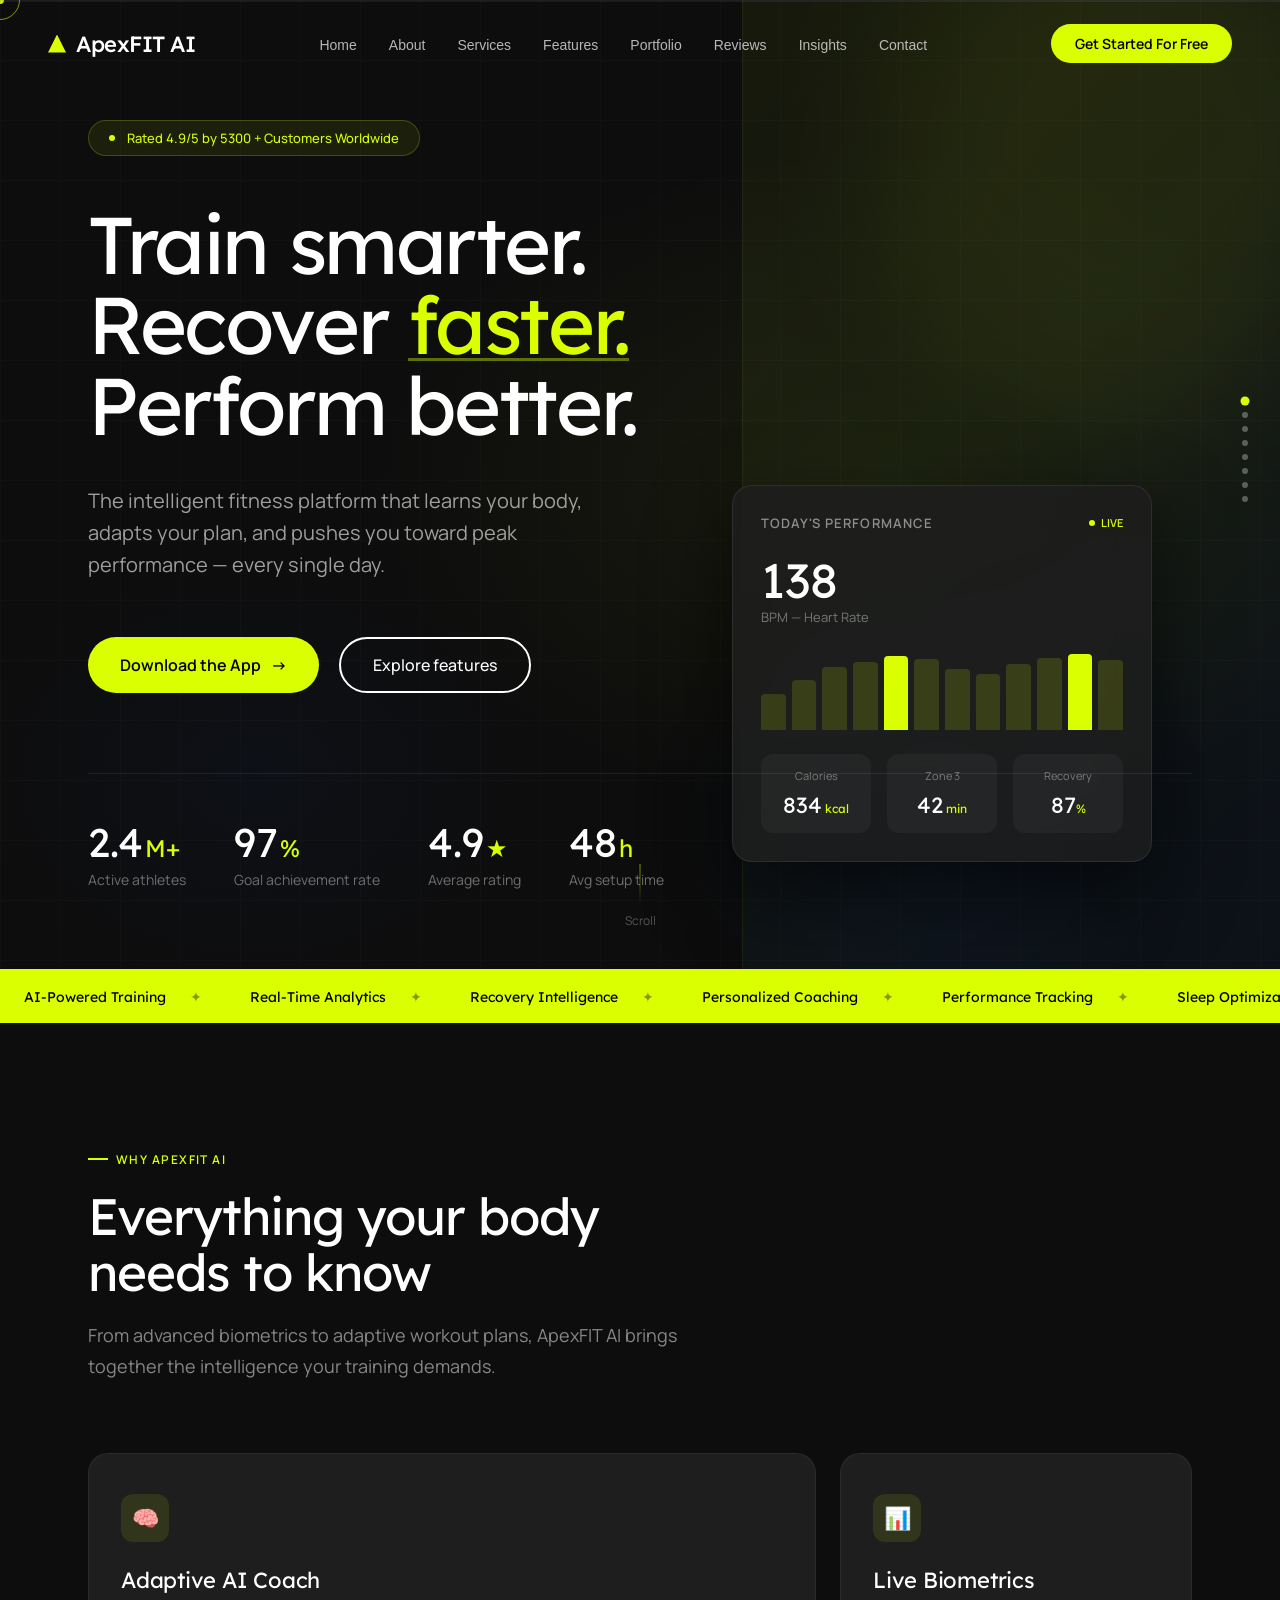
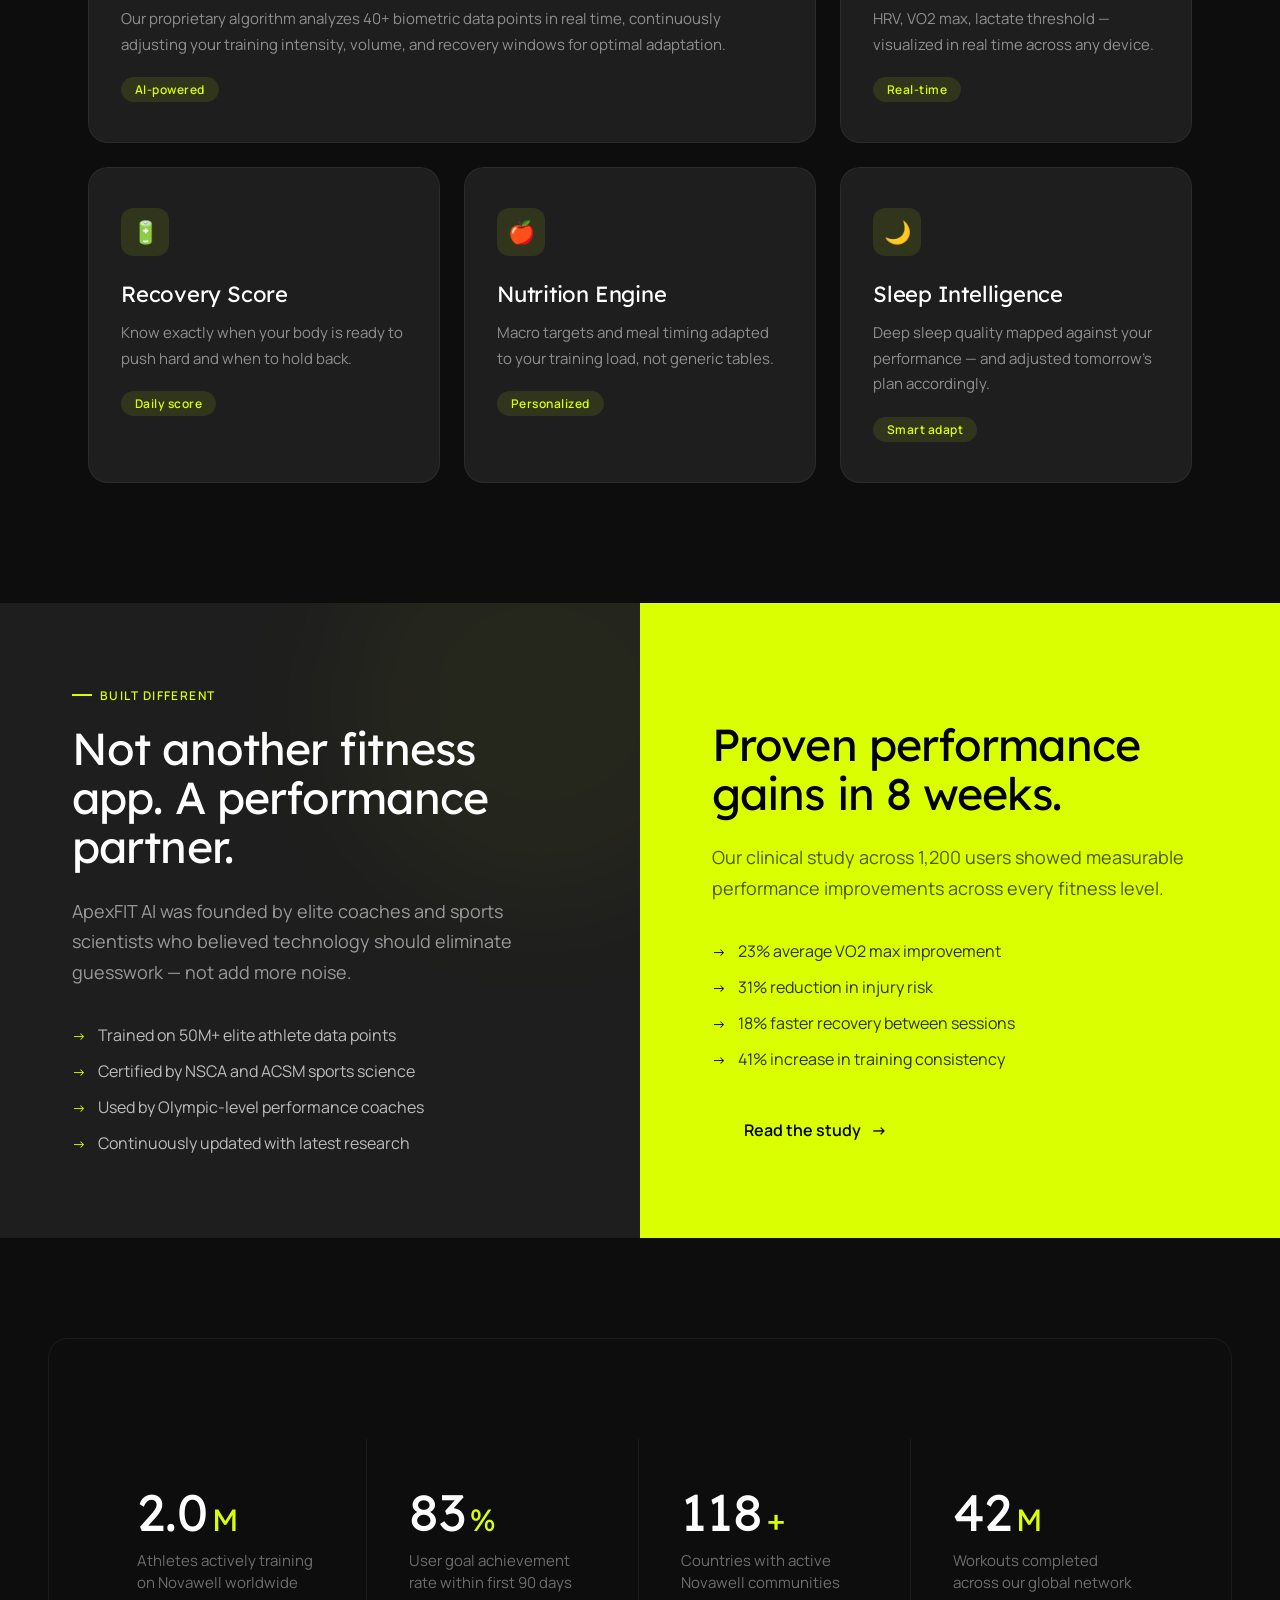
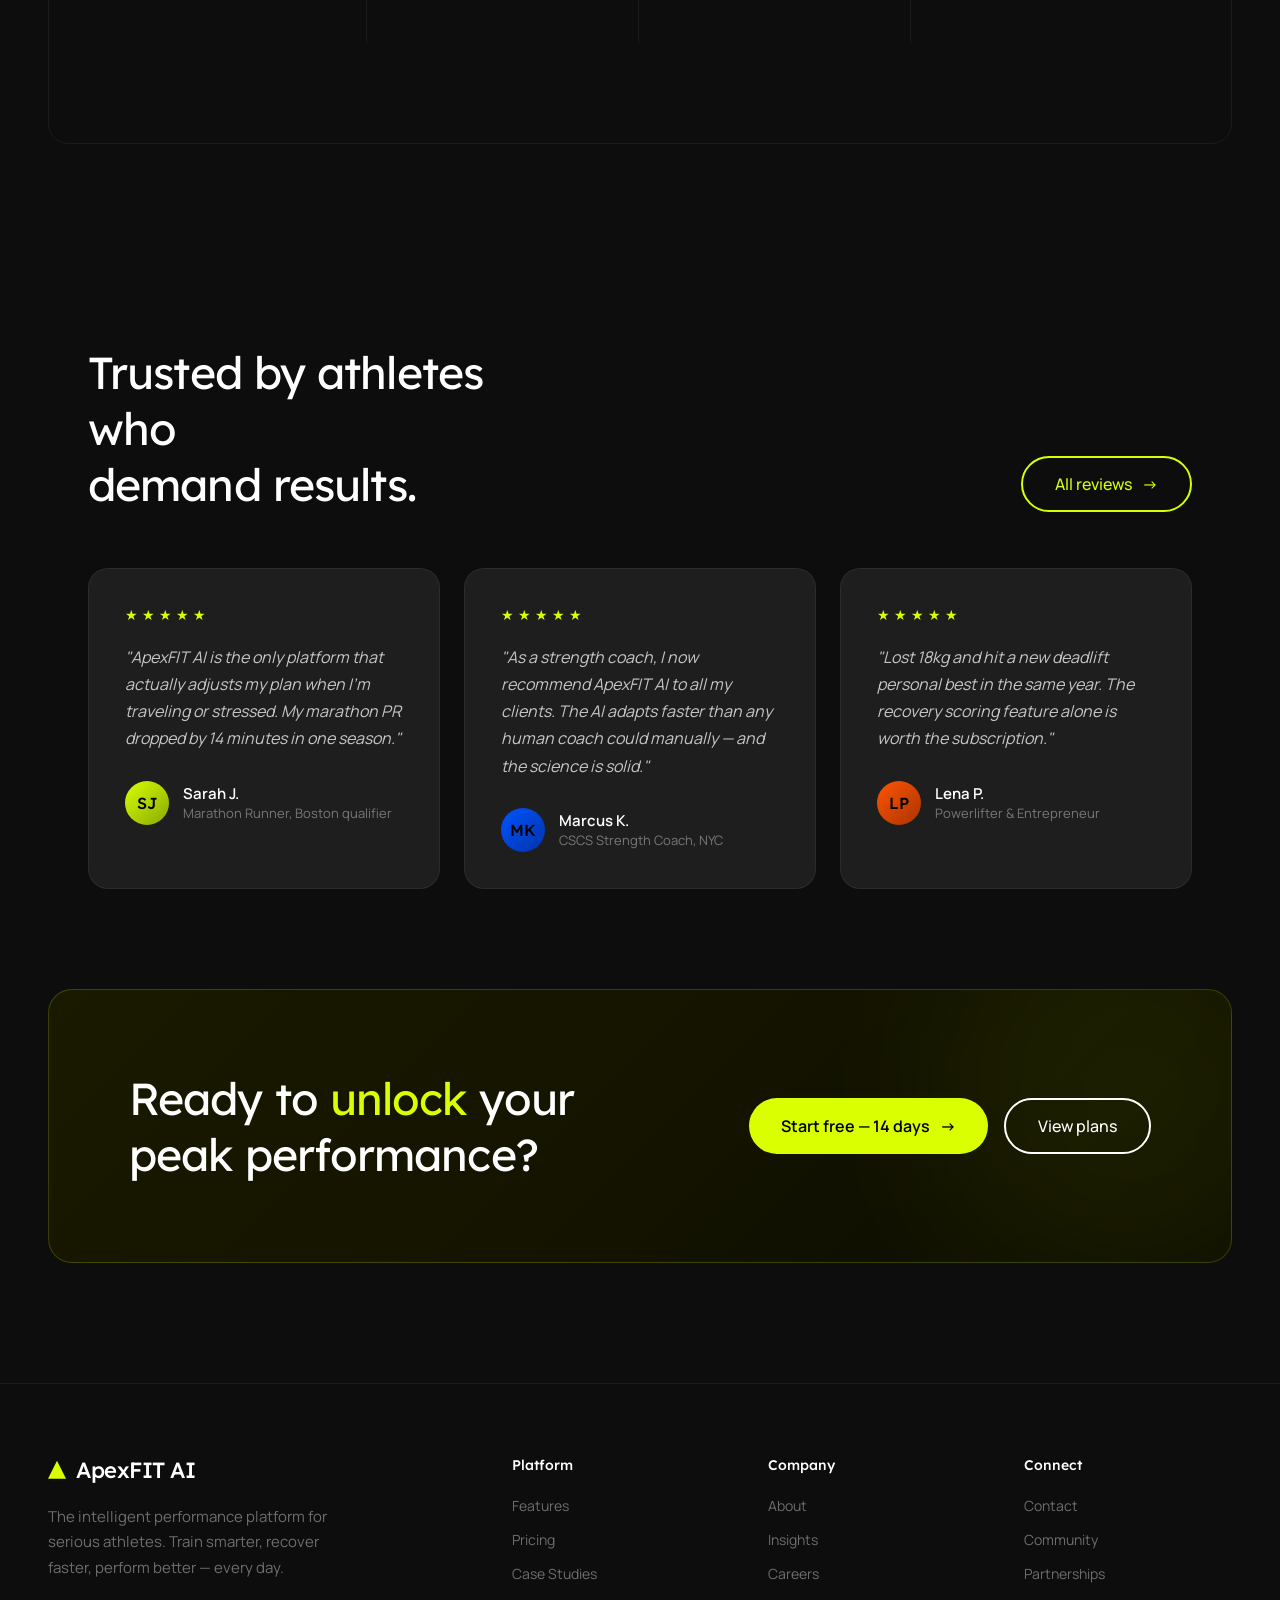
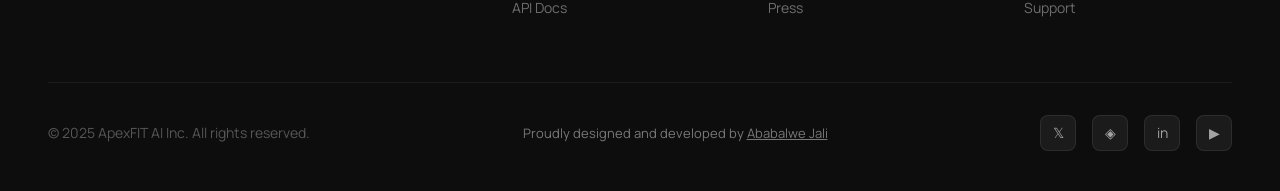
<file: index.html>
<!DOCTYPE html>
<html lang="en">
<head>
  <meta charset="UTF-8">
  <meta name="viewport" content="width=device-width, initial-scale=1.0">
  <meta http-equiv="refresh" content="0; url=/HTML/index.html">
  <title>Summit Bank</title>
  <script>
    window.location.replace("/HTML/index.html");
  </script>
</head>
<body>
  <p>Redirecting to Summit Bank...</p>
  <a href="/HTML/index.html">Continue to Summit Bank</a>
</body>
</html>
</file>
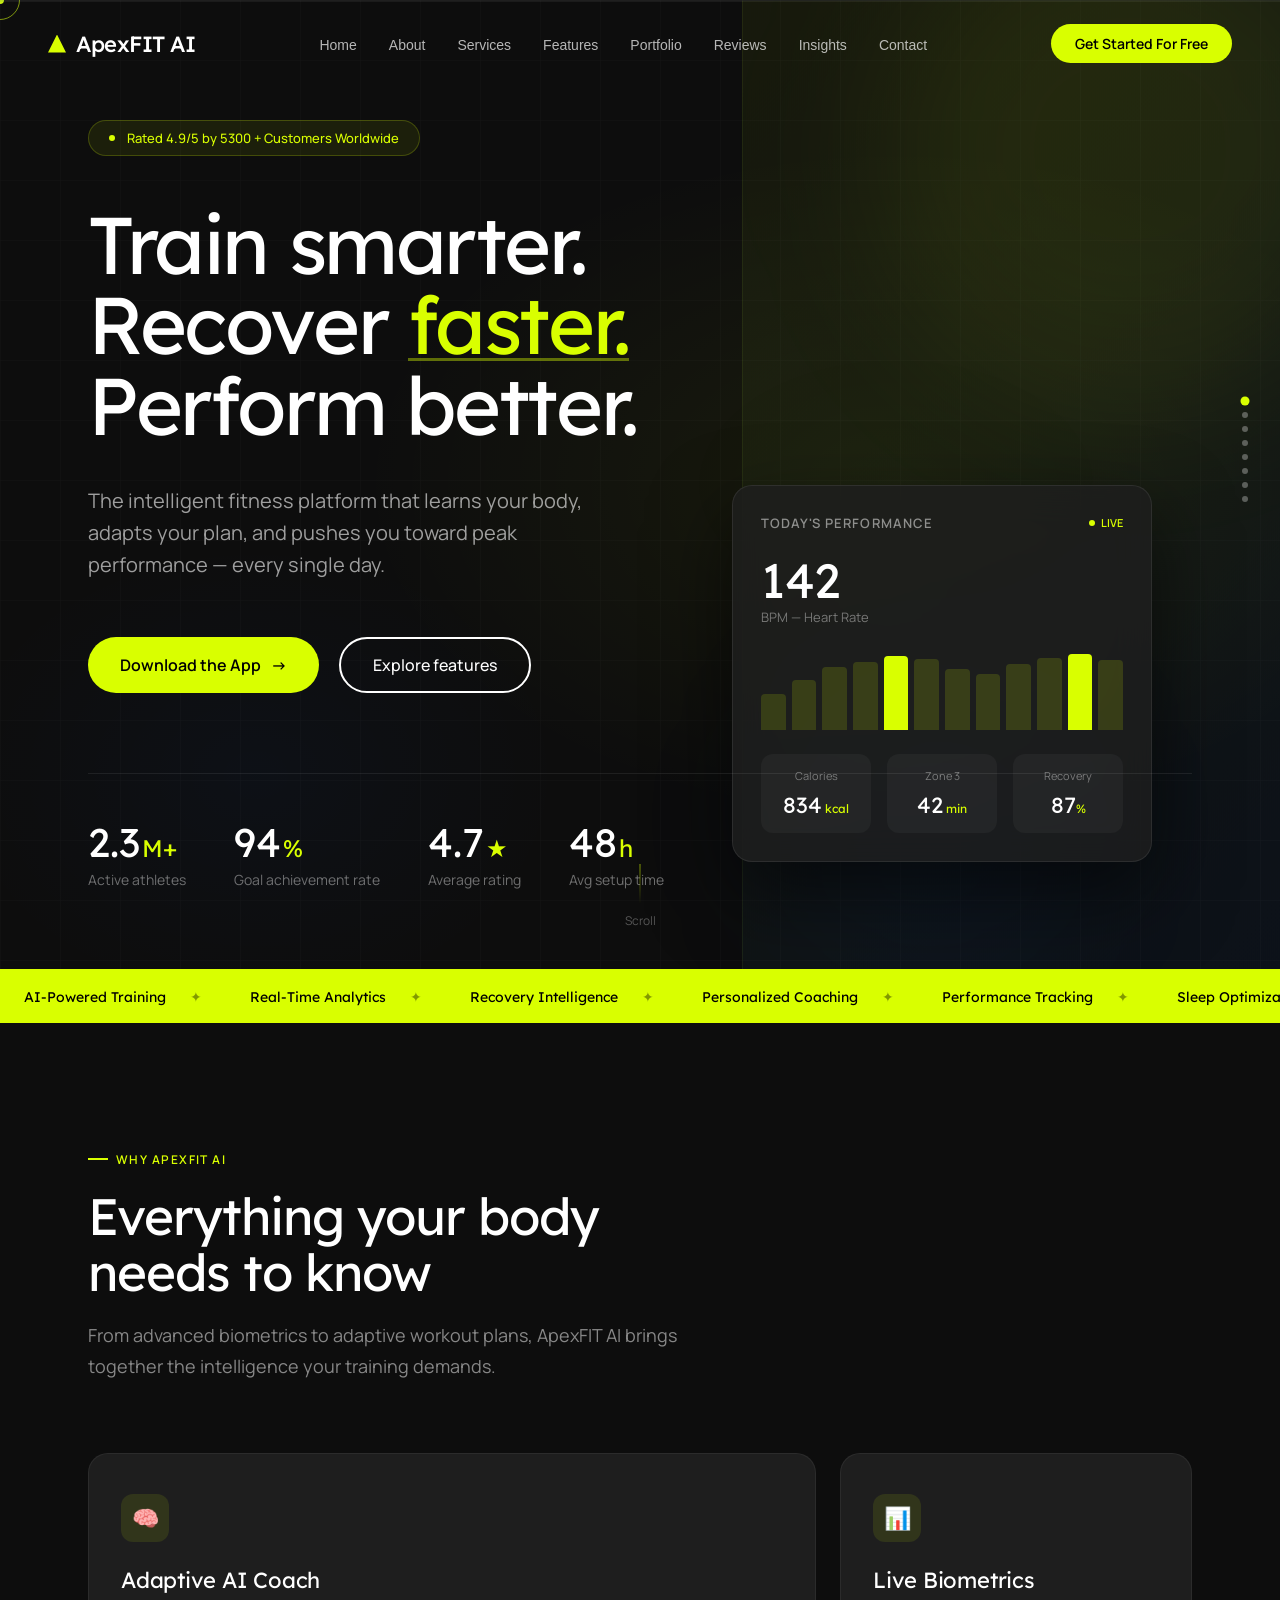
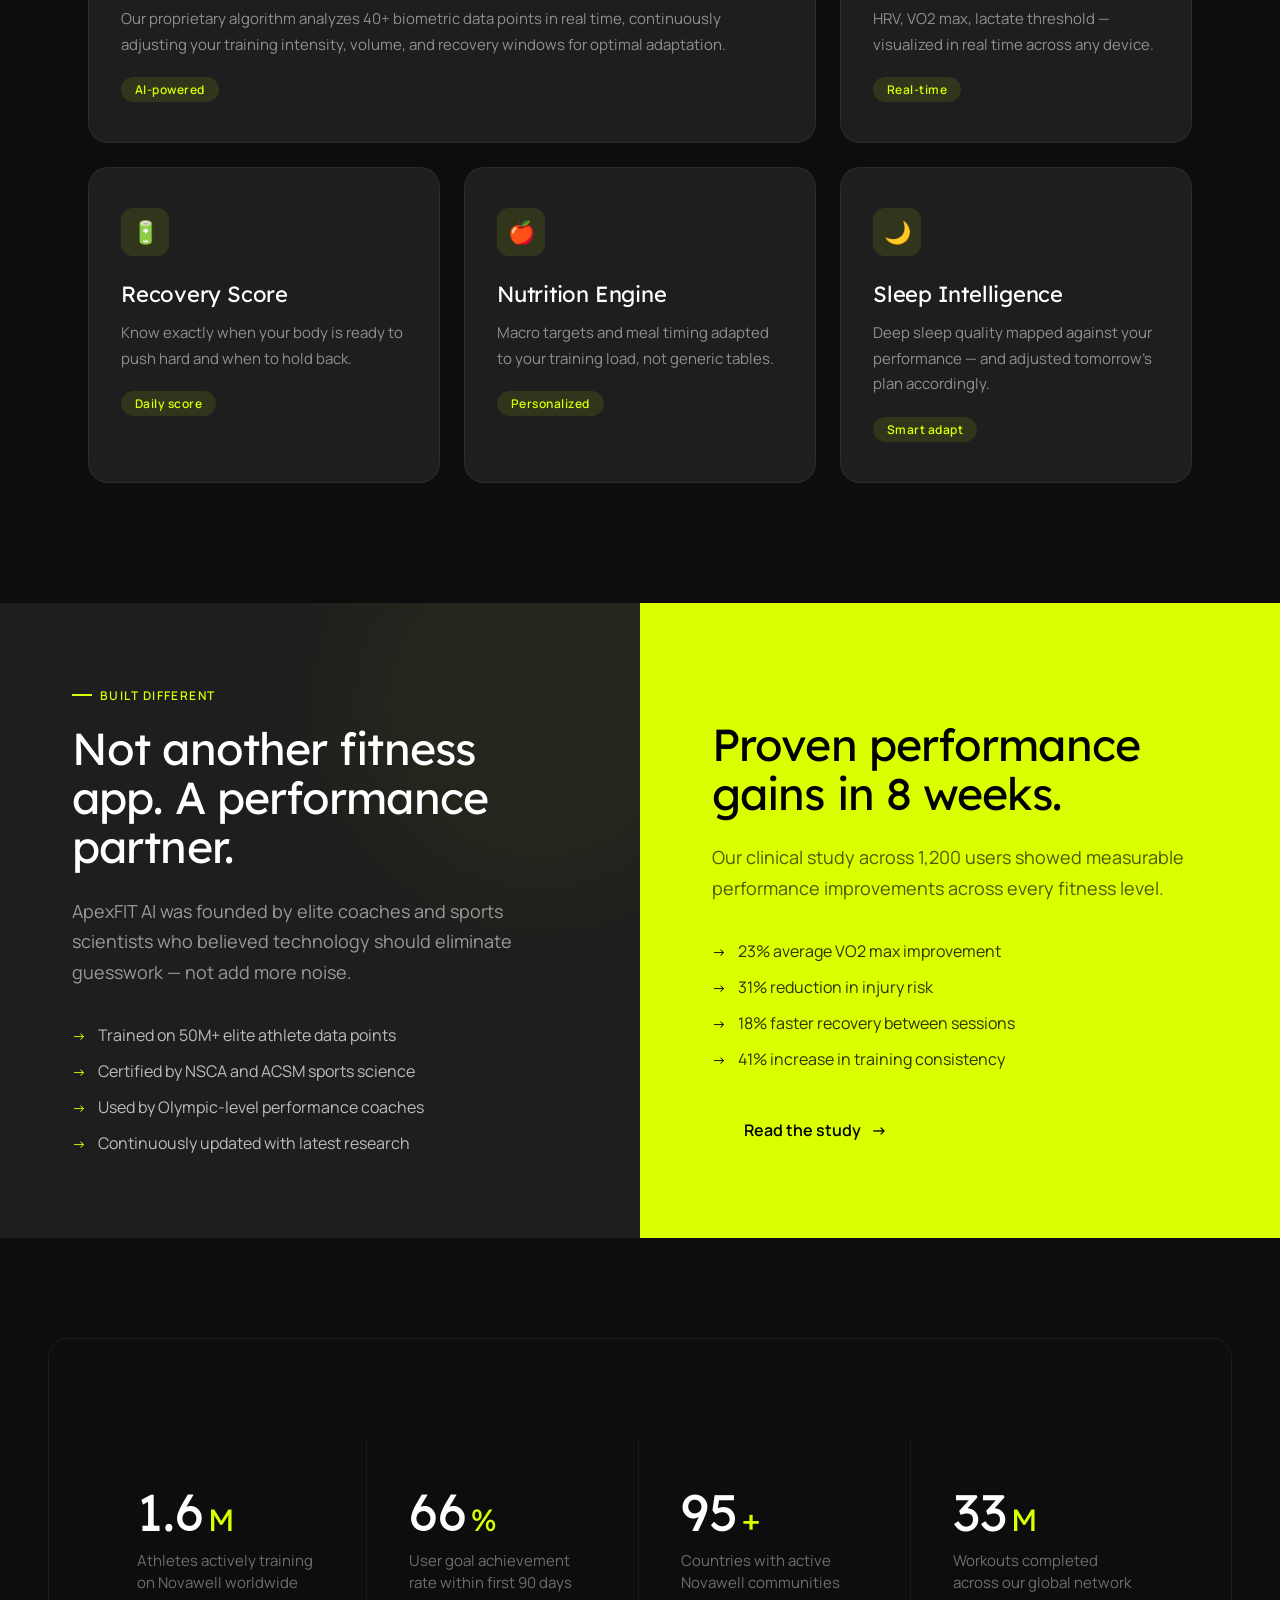
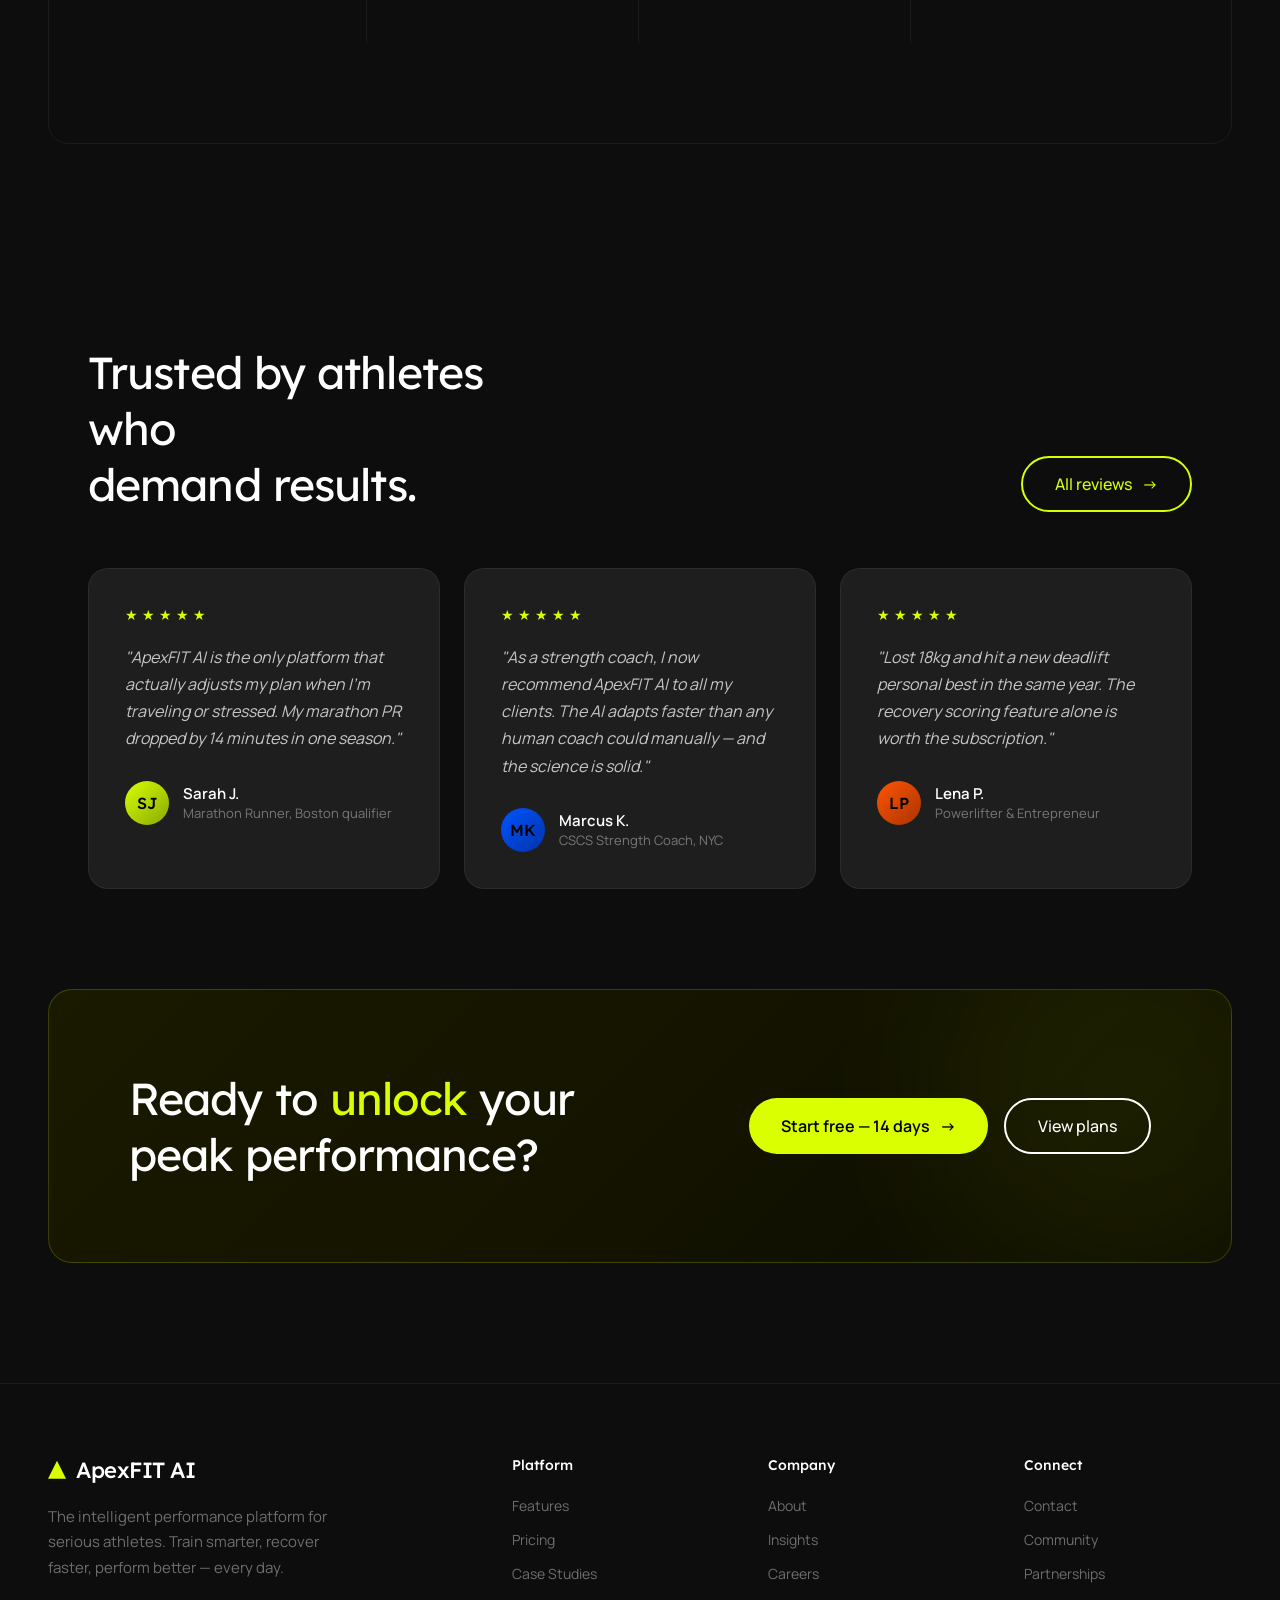
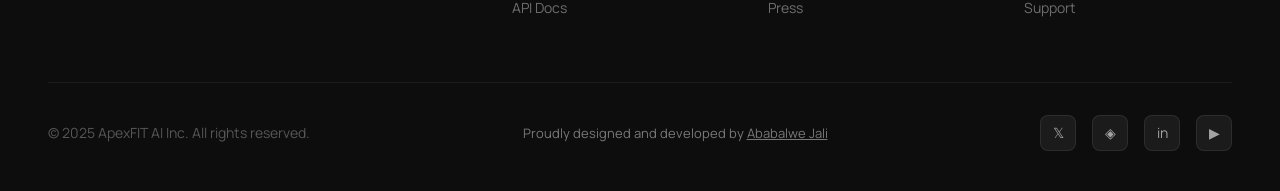
<file: HTML/index.html>
<!DOCTYPE html>
<html lang="en">
<head>
<meta charset="UTF-8">
<meta name="viewport" content="width=device-width, initial-scale=1.0">
<meta name="description" content="ApexFIT AI — The premium fitness intelligence platform. Track, optimize, and elevate your performance.">
<meta name="theme-color" content="#0D0D0D">
<title>ApexFIT AI — Fitness Intelligence</title>
<link rel="preconnect" href="https://fonts.googleapis.com">
<link rel="preconnect" href="https://fonts.gstatic.com" crossorigin>
<link href="https://fonts.googleapis.com/css2?family=Lexend:wght@300;400;500;600&family=Manrope:wght@300;400;500;600;700&display=swap" rel="stylesheet">
<link rel="stylesheet" href="../CSS/style.css">

</head>
<body>
    <!-- Cursor -->
    <div class="cursor" id="cursor">
    <div class="cursor__dot"></div>
    <div class="cursor__outline"></div>
    </div>
    
    <!-- Page Overlay -->
    <div class="page-overlay" id="pageOverlay"></div>
    
    <!-- Scroll Progress -->
    <div class="scroll-progress">
    <div class="scroll-progress__fill" id="scrollProgress"></div>
    </div>
    
    <!-- Navigation -->
    <nav class="nav" id="nav">
    <a href="#" class="nav__logo" onclick="navigateTo('home')">
        <div class="nav__logo-icon"></div>
        ApexFIT AI
    </a>
    <ul class="nav__links">
        <li><a href="#" onclick="navigateTo('home')" data-page="home">Home</a></li>
        <li><a href="#" onclick="navigateTo('about')" data-page="about">About</a></li>
        <li><a href="#" onclick="navigateTo('services')" data-page="services">Services</a></li>
        <li><a href="#" onclick="navigateTo('features')" data-page="features">Features</a></li>
        <li><a href="#" onclick="navigateTo('portfolio')" data-page="portfolio">Portfolio</a></li>
        <li><a href="#" onclick="navigateTo('testimonials')" data-page="testimonials">Reviews</a></li>
        <li><a href="#" onclick="navigateTo('blog')" data-page="blog">Insights</a></li>
        <li><a href="#" onclick="navigateTo('contact')" data-page="contact">Contact</a></li>
    </ul>
    <a href="#" class="nav__cta" onclick="navigateTo('contact')">Get Started For Free</a>
    <button class="nav__hamburger" id="hamburger" aria-label="Menu">
        <span></span><span></span><span></span>
    </button>
    </nav>
    
    <!-- Mobile Menu -->
    <div class="mobile-menu" id="mobileMenu">
    <a href="#" onclick="navigateTo('home');closeMobileMenu()">Home</a>
    <a href="#" onclick="navigateTo('about');closeMobileMenu()">About</a>
    <a href="#" onclick="navigateTo('services');closeMobileMenu()">Services</a>
    <a href="#" onclick="navigateTo('features');closeMobileMenu()">Features</a>
    <a href="#" onclick="navigateTo('portfolio');closeMobileMenu()">Portfolio</a>
    <a href="#" onclick="navigateTo('testimonials');closeMobileMenu()">Reviews</a>
    <a href="#" onclick="navigateTo('blog');closeMobileMenu()">Insights</a>
    <a href="#" onclick="navigateTo('contact');closeMobileMenu()">Contact</a>
    </div>
    
    <!-- Page Indicator -->
    <div class="page-indicator" id="pageIndicator">
    <div class="page-indicator__dot active" onclick="navigateTo('home')"></div>
    <div class="page-indicator__dot" onclick="navigateTo('about')"></div>
    <div class="page-indicator__dot" onclick="navigateTo('services')"></div>
    <div class="page-indicator__dot" onclick="navigateTo('features')"></div>
    <div class="page-indicator__dot" onclick="navigateTo('portfolio')"></div>
    <div class="page-indicator__dot" onclick="navigateTo('testimonials')"></div>
    <div class="page-indicator__dot" onclick="navigateTo('blog')"></div>
    <div class="page-indicator__dot" onclick="navigateTo('contact')"></div>
    </div>
    
    <!-- ============================================================
        HOME PAGE
    ============================================================ -->
    <div id="home" class="active">
    
    <!-- Hero -->
    <section class="hero">
        <div class="hero__bg"></div>
        <div class="hero__grid"></div>
        <div class="hero__orb hero__orb-1"></div>
        <div class="hero__orb hero__orb-2"></div>
    
        <div class="hero__content">
        <div class="hero__eyebrow reveal">
            <div class="hero__eyebrow-dot"></div>
            Rated 4.9/5 by 5300 + Customers Worldwide
        </div>
        <h1 class="hero__title reveal" data-delay="100">
            Train smarter.<br>
            Recover <span class="accent">faster.</span><br>
            Perform better.
        </h1>
        <p class="hero__subtitle reveal" data-delay="200">
            The intelligent fitness platform that learns your body, adapts your plan, and pushes you toward peak performance — every single day.
        </p>
        <div class="hero__actions reveal" data-delay="300">
            <a href="#" class="btn-primary" onclick="navigateTo('contact')">
            Download the App
            <span class="btn-arrow">→</span>
            </a>
            <a href="#" class="btn-secondary" onclick="navigateTo('features')">
            Explore features
            </a>
        </div>
        <div class="hero__stats reveal" data-delay="400">
            <div>
            <div class="hero__stat-value">
                <span class="counter" data-target="2.4">0</span><span class="unit">M+</span>
            </div>
            <div class="hero__stat-label">Active athletes</div>
            </div>
            <div>
            <div class="hero__stat-value">
                <span class="counter" data-target="98">0</span><span class="unit">%</span>
            </div>
            <div class="hero__stat-label">Goal achievement rate</div>
            </div>
            <div>
            <div class="hero__stat-value">
                <span class="counter" data-target="4.9">0</span><span class="unit">★</span>
            </div>
            <div class="hero__stat-label">Average rating</div>
            </div>
            <div>
            <div class="hero__stat-value">
                <span>48</span><span class="unit">h</span>
            </div>
            <div class="hero__stat-label">Avg setup time</div>
            </div>
        </div>
        </div>
    
        <!-- Dashboard mockup -->
        <div class="hero__visual">
        <div class="hero__visual-inner"></div>
        </div>
        <div class="hero__dashboard reveal" data-delay="500">
        <div class="dashboard__header">
            <div class="dashboard__title">Today's Performance</div>
            <div class="dashboard__live">LIVE</div>
        </div>
        <div class="dashboard__metric" id="hrCounter">147</div>
        <div class="dashboard__metric-label">BPM — Heart Rate</div>
        <div class="dashboard__chart">
            <div class="chart-bar" style="height:45%"></div>
            <div class="chart-bar" style="height:62%"></div>
            <div class="chart-bar" style="height:78%"></div>
            <div class="chart-bar" style="height:85%"></div>
            <div class="chart-bar active" style="height:92%"></div>
            <div class="chart-bar" style="height:88%"></div>
            <div class="chart-bar" style="height:76%"></div>
            <div class="chart-bar" style="height:70%"></div>
            <div class="chart-bar" style="height:82%"></div>
            <div class="chart-bar" style="height:90%"></div>
            <div class="chart-bar active" style="height:95%"></div>
            <div class="chart-bar" style="height:87%"></div>
        </div>
        <div class="dashboard__ring-row">
            <div class="ring-item">
            <div class="ring-label">Calories</div>
            <div class="ring-value">834<span> kcal</span></div>
            </div>
            <div class="ring-item">
            <div class="ring-label">Zone 3</div>
            <div class="ring-value">42<span> min</span></div>
            </div>
            <div class="ring-item">
            <div class="ring-label">Recovery</div>
            <div class="ring-value">87<span>%</span></div>
            </div>
        </div>
        </div>
    
        <div class="scroll-hint">
        <div class="scroll-hint__line"></div>
        Scroll
        </div>
    </section>
    
    <!-- Marquee -->
    <div class="marquee-section">
        <div class="marquee-track" id="marqueeTrack">
        <span class="marquee-item">AI-Powered Training</span>
        <span class="marquee-item">Real-Time Analytics</span>
        <span class="marquee-item">Recovery Intelligence</span>
        <span class="marquee-item">Personalized Coaching</span>
        <span class="marquee-item">Performance Tracking</span>
        <span class="marquee-item">Sleep Optimization</span>
        <span class="marquee-item">Nutrition Guidance</span>
        <span class="marquee-item">Wearable Sync</span>
        <span class="marquee-item">AI-Powered Training</span>
        <span class="marquee-item">Real-Time Analytics</span>
        <span class="marquee-item">Recovery Intelligence</span>
        <span class="marquee-item">Personalized Coaching</span>
        <span class="marquee-item">Performance Tracking</span>
        <span class="marquee-item">Sleep Optimization</span>
        <span class="marquee-item">Nutrition Guidance</span>
        <span class="marquee-item">Wearable Sync</span>
        </div>
    </div>
    
    <!-- Features Grid -->
    <section class="features-section">
        <div class="features-header">
        <div class="section-label reveal">Why ApexFIT AI</div>
        <h2 class="reveal" data-delay="100">Everything your body needs to know</h2>
        <p class="reveal" data-delay="200">From advanced biometrics to adaptive workout plans, ApexFIT AI brings together the intelligence your training demands.</p>
        </div>
        <div class="features-grid">
        <div class="feature-card feature-card--large reveal" data-delay="100">
            <div class="feature-icon">🧠</div>
            <h3>Adaptive AI Coach</h3>
            <p>Our proprietary algorithm analyzes 40+ biometric data points in real time, continuously adjusting your training intensity, volume, and recovery windows for optimal adaptation.</p>
            <span class="feature-tag">AI-powered</span>
        </div>
        <div class="feature-card reveal" data-delay="200">
            <div class="feature-icon">📊</div>
            <h3>Live Biometrics</h3>
            <p>HRV, VO2 max, lactate threshold — visualized in real time across any device.</p>
            <span class="feature-tag">Real-time</span>
        </div>
        <div class="feature-card reveal" data-delay="100">
            <div class="feature-icon">🔋</div>
            <h3>Recovery Score</h3>
            <p>Know exactly when your body is ready to push hard and when to hold back.</p>
            <span class="feature-tag">Daily score</span>
        </div>
        <div class="feature-card reveal" data-delay="200">
            <div class="feature-icon">🍎</div>
            <h3>Nutrition Engine</h3>
            <p>Macro targets and meal timing adapted to your training load, not generic tables.</p>
            <span class="feature-tag">Personalized</span>
        </div>
        <div class="feature-card reveal" data-delay="300">
            <div class="feature-icon">🌙</div>
            <h3>Sleep Intelligence</h3>
            <p>Deep sleep quality mapped against your performance — and adjusted tomorrow's plan accordingly.</p>
            <span class="feature-tag">Smart adapt</span>
        </div>
        </div>
    </section>
    
    <!-- Split Section -->
    <div class="split-section">
        <div class="split-left">
        <div class="section-label reveal" style="color:#D9FF00">Built different</div>
        <h2 class="reveal" data-delay="100">Not another fitness app. A performance partner.</h2>
        <p class="reveal" data-delay="200">ApexFIT AI was founded by elite coaches and sports scientists who believed technology should eliminate guesswork — not add more noise.</p>
        <ul class="split-list light reveal" data-delay="300">
            <li>Trained on 50M+ elite athlete data points</li>
            <li>Certified by NSCA and ACSM sports science</li>
            <li>Used by Olympic-level performance coaches</li>
            <li>Continuously updated with latest research</li>
        </ul>
        </div>
        <div class="split-right">
        <div class="section-label reveal">The numbers</div>
        <h2 class="reveal" data-delay="100">Proven performance gains in 8 weeks.</h2>
        <p class="reveal" data-delay="200">Our clinical study across 1,200 users showed measurable performance improvements across every fitness level.</p>
        <ul class="split-list reveal" data-delay="300">
            <li>23% average VO2 max improvement</li>
            <li>31% reduction in injury risk</li>
            <li>18% faster recovery between sessions</li>
            <li>41% increase in training consistency</li>
        </ul>
        <a href="#" class="btn-primary" style="margin-top:32px" onclick="navigateTo('about')">
            Read the study <span class="btn-arrow">→</span>
        </a>
        </div>
    </div>
    
    <!-- Stats -->
    <div style="padding: 100px 48px;">
        <div class="stats-section">
        <div class="stat-block reveal">
            <div class="stat-number"><span class="counter" data-target="2.4">0</span><span class="suffix">M</span></div>
            <div class="stat-desc">Athletes actively training on Novawell worldwide</div>
        </div>
        <div class="stat-block reveal" data-delay="100">
            <div class="stat-number"><span class="counter" data-target="98">0</span><span class="suffix">%</span></div>
            <div class="stat-desc">User goal achievement rate within first 90 days</div>
        </div>
        <div class="stat-block reveal" data-delay="200">
            <div class="stat-number"><span class="counter" data-target="140">0</span><span class="suffix">+</span></div>
            <div class="stat-desc">Countries with active Novawell communities</div>
        </div>
        <div class="stat-block reveal" data-delay="300">
            <div class="stat-number"><span class="counter" data-target="50">0</span><span class="suffix">M</span></div>
            <div class="stat-desc">Workouts completed across our global network</div>
        </div>
        </div>
    </div>
    
    <!-- Testimonials Strip -->
    <div class="testimonials-strip">
        <div class="testimonials-strip__header">
        <h2 class="reveal">Trusted by athletes who<br>demand results.</h2>
        <a href="#" class="btn-ghost reveal" onclick="navigateTo('testimonials')">All reviews <span class="btn-arrow">→</span></a>
        </div>
        <div class="testimonials-carousel">
        <div class="testimonial-card reveal">
            <div class="testimonial-stars"><span>★</span><span>★</span><span>★</span><span>★</span><span>★</span></div>
            <p class="testimonial-text">"ApexFIT AI is the only platform that actually adjusts my plan when I'm traveling or stressed. My marathon PR dropped by 14 minutes in one season."</p>
            <div class="testimonial-author">
            <div class="testimonial-avatar">SJ</div>
            <div>
                <div class="testimonial-name">Sarah J.</div>
                <div class="testimonial-role">Marathon Runner, Boston qualifier</div>
            </div>
            </div>
        </div>
        <div class="testimonial-card reveal" data-delay="100">
            <div class="testimonial-stars"><span>★</span><span>★</span><span>★</span><span>★</span><span>★</span></div>
            <p class="testimonial-text">"As a strength coach, I now recommend ApexFIT AI to all my clients. The AI adapts faster than any human coach could manually — and the science is solid."</p>
            <div class="testimonial-author">
            <div class="testimonial-avatar" style="background: linear-gradient(135deg,#0055ff,#0033aa)">MK</div>
            <div>
                <div class="testimonial-name">Marcus K.</div>
                <div class="testimonial-role">CSCS Strength Coach, NYC</div>
            </div>
            </div>
        </div>
        <div class="testimonial-card reveal" data-delay="200">
            <div class="testimonial-stars"><span>★</span><span>★</span><span>★</span><span>★</span><span>★</span></div>
            <p class="testimonial-text">"Lost 18kg and hit a new deadlift personal best in the same year. The recovery scoring feature alone is worth the subscription."</p>
            <div class="testimonial-author">
            <div class="testimonial-avatar" style="background: linear-gradient(135deg,#ff5500,#aa3300)">LP</div>
            <div>
                <div class="testimonial-name">Lena P.</div>
                <div class="testimonial-role">Powerlifter & Entrepreneur</div>
            </div>
            </div>
        </div>
        </div>
    </div>
    
    <!-- CTA Banner -->
    <div class="cta-banner reveal">
        <h2>Ready to <em>unlock</em> your peak performance?</h2>
        <div class="cta-actions">
        <a href="#" class="btn-primary" onclick="navigateTo('contact')">Start free — 14 days <span class="btn-arrow">→</span></a>
        <a href="#" class="btn-secondary" onclick="navigateTo('services')">View plans</a>
        </div>
    </div>
    
    <!-- Footer -->
    <footer class="footer">
        <div class="footer__grid">
        <div class="footer__brand">
            <div class="nav__logo">
            <div class="nav__logo-icon"></div>
            ApexFIT AI
            </div>
            <p>The intelligent performance platform for serious athletes. Train smarter, recover faster, perform better — every day.</p>
        </div>
        <div class="footer__col">
            <h4>Platform</h4>
            <ul>
            <li><a href="#" onclick="navigateTo('features')">Features</a></li>
            <li><a href="#" onclick="navigateTo('services')">Pricing</a></li>
            <li><a href="#" onclick="navigateTo('portfolio')">Case Studies</a></li>
            <li><a href="#">API Docs</a></li>
            </ul>
        </div>
        <div class="footer__col">
            <h4>Company</h4>
            <ul>
            <li><a href="#" onclick="navigateTo('about')">About</a></li>
            <li><a href="#" onclick="navigateTo('blog')">Insights</a></li>
            <li><a href="#">Careers</a></li>
            <li><a href="#">Press</a></li>
            </ul>
        </div>
        <div class="footer__col">
            <h4>Connect</h4>
            <ul>
            <li><a href="#" onclick="navigateTo('contact')">Contact</a></li>
            <li><a href="#">Community</a></li>
            <li><a href="#">Partnerships</a></li>
            <li><a href="#">Support</a></li>
            </ul>
        </div>
        </div>
        <div class="footer__bottom">
        <div class="footer__copy">© 2025 ApexFIT AI Inc. All rights reserved.</div>

        <div class="footer__credit" style="font-size: 13px; color: rgba(191, 191, 191, 0.6);">
            Proudly designed and developed by 
            <a href="https://www.linkedin.com/in/ababalwe-jali-178032354/" target="_blank" rel="noopener" style="text-decoration: underline;">
                Ababalwe Jali
            </a>
        </div>

        <div class="footer__socials">
            <a href="#" aria-label="X">𝕏</a>
            <a href="#" aria-label="Instagram">◈</a>
            <a href="#" aria-label="LinkedIn">in</a>
            <a href="#" aria-label="YouTube">▶</a>
        </div>
        </div>
    </footer>
    </div>
    
    <!-- ============================================================
        ABOUT PAGE
    ============================================================ -->
    <div id="about">
    <div class="page-hero">
        <div class="section-label reveal">Our story</div>
        <h1 class="reveal" data-delay="100">Built by <em>athletes,</em><br>for athletes.</h1>
        <p class="intro reveal" data-delay="200">ApexFIT AI began when three sports scientists and two Olympic coaches asked a simple question: why do elite athletes have access to tools that everyday athletes never get?</p>
    </div>
    
    <div class="about-split">
        <div class="about-content reveal-left">
        <h2>The mission that drives everything</h2>
        <p>We believe every person who trains deserves the same quality of coaching intelligence available to the world's best athletes. Not approximations. Not generic templates. Real, adaptive, scientifically validated guidance — personalized to your specific biology.</p>
        <p>Founded in 2019 by Ababalwe Jali, Jonathan Millz, and Mellisa Hudson, ApexFIT AI has grown from a research prototype into the platform trusted by 2.4 million athletes across 140 countries.</p>
        <p>Our team combines deep sports science expertise with world-class machine learning engineering — united by a single obsession: making you better, every single day.</p>
        <div class="about-values">
            <div class="value-item">
            <div class="value-icon">🔬</div>
            <div class="value-title">Science-first</div>
            <div class="value-desc">Every feature grounded in peer-reviewed research</div>
            </div>
            <div class="value-item">
            <div class="value-icon">⚡</div>
            <div class="value-title">Radical adaptivity</div>
            <div class="value-desc">Your plan changes every day, as you change</div>
            </div>
            <div class="value-item">
            <div class="value-icon">🌍</div>
            <div class="value-title">Universal access</div>
            <div class="value-desc">Elite-level coaching for every budget</div>
            </div>
            <div class="value-item">
            <div class="value-icon">🛡️</div>
            <div class="value-title">Privacy by default</div>
            <div class="value-desc">Your biometric data is yours. Always.</div>
            </div>
        </div>
        </div>
    
        <div class="reveal-right" style="padding-left: 60px; display:flex; flex-direction:column; justify-content:center;">
        <div style="background:#1E1E1E; border-radius:20px; border:1px solid rgba(255,255,255,0.06); padding:40px; margin-bottom:24px;">
            <div class="section-label" style="margin-bottom:16px">Timeline</div>
            <div style="display:flex;flex-direction:column;gap:24px;">
            <div style="display:flex;gap:20px;align-items:flex-start;">
                <div style="background:#D9FF00;color:#000;font-family:'Manrope',sans-serif;font-size:12px;font-weight:700;padding:4px 12px;border-radius:4px;white-space:nowrap;flex-shrink:0;">2019</div>
                <div style="font-family:'Manrope',sans-serif;font-size:15px;color:rgba(255,255,255,0.65);line-height:1.5;">Founded in South Africa. First research prototype tested with 30 elite cyclists.</div>
            </div>
            <div style="display:flex;gap:20px;align-items:flex-start;">
                <div style="background:rgba(217,255,0,0.1);color:#D9FF00;font-family:'Manrope',sans-serif;font-size:12px;font-weight:700;padding:4px 12px;border-radius:4px;white-space:nowrap;flex-shrink:0;">2021</div>
                <div style="font-family:'Manrope',sans-serif;font-size:15px;color:rgba(255,255,255,0.65);line-height:1.5;">Series A — R4.3M. Public launch. 90,000 users in first 30 days.</div>
            </div>
            <div style="display:flex;gap:20px;align-items:flex-start;">
                <div style="background:rgba(217,255,0,0.1);color:#D9FF00;font-family:'Manrope',sans-serif;font-size:12px;font-weight:700;padding:4px 12px;border-radius:4px;white-space:nowrap;flex-shrink:0;">2023</div>
                <div style="font-family:'Manrope',sans-serif;font-size:15px;color:rgba(255,255,255,0.65);line-height:1.5;">Series B — R6.2M. AI Coach v2.0 launched. Olympic Games partnership announced.</div>
            </div>
            <div style="display:flex;gap:20px;align-items:flex-start;">
                <div style="background:rgba(217,255,0,0.1);color:#D9FF00;font-family:'Manrope',sans-serif;font-size:12px;font-weight:700;padding:4px 12px;border-radius:4px;white-space:nowrap;flex-shrink:0;">2025</div>
                <div style="font-family:'Manrope',sans-serif;font-size:15px;color:rgba(255,255,255,0.65);line-height:1.5;">2.4M active athletes. AI Coach v3 with real-time biometric adaptation.</div>
            </div>
            </div>
        </div>
        </div>
    </div>
    
    <div class="team-section">
        <div class="section-label reveal">The people behind it</div>
        <h2 class="reveal" data-delay="100">Leadership team</h2>
        <div class="team-grid">
        <div class="team-card reveal">
            <div class="team-avatar" style="background:linear-gradient(135deg,#D9FF00,#88cc00)">AR</div>
            <div class="team-name">Ababalwe Jali</div>
            <div class="team-role">Co-founder & CEO</div>
        </div>
        <div class="team-card reveal" data-delay="100">
            <div class="team-avatar" style="background:linear-gradient(135deg,#0055ff,#003399)">JO</div>
            <div class="team-name">Jonathan Millz</div>
            <div class="team-role">Co-founder & CTO</div>
        </div>
        <div class="team-card reveal" data-delay="200">
            <div class="team-avatar" style="background:linear-gradient(135deg,#ff5500,#aa2200)">CO</div>
            <div class="team-name">Mellisa Hudson</div>
            <div class="team-role">Co-founder & CSO</div>
        </div>
        <div class="team-card reveal" data-delay="300">
            <div class="team-avatar" style="background:linear-gradient(135deg,#9900ff,#5500aa)">MV</div>
            <div class="team-name">Elizabeth Clock</div>
            <div class="team-role">VP of Product</div>
        </div>
        </div>
    </div>
    
    <!-- CTA Banner -->
    <div class="cta-banner reveal" style="margin-top:80px;">
        <h2>Ready to <em>unlock</em> your peak performance?</h2>
        <div class="cta-actions">
        <a href="#" class="btn-primary" onclick="navigateTo('contact')">Start free — 14 days <span class="btn-arrow">→</span></a>
        <a href="#" class="btn-secondary" onclick="navigateTo('services')">View plans</a>
        </div>
    </div>
    
    <!-- Footer -->
    <footer class="footer">
        <div class="footer__grid">
        <div class="footer__brand">
            <div class="nav__logo">
            <div class="nav__logo-icon"></div>
                ApexFIT AI
            </div>
            <p>The intelligent performance platform for serious athletes. Train smarter, recover faster, perform better — every day.</p>
        </div>
        <div class="footer__col">
            <h4>Platform</h4>
            <ul>
            <li><a href="#" onclick="navigateTo('features')">Features</a></li>
            <li><a href="#" onclick="navigateTo('services')">Pricing</a></li>
            <li><a href="#" onclick="navigateTo('portfolio')">Case Studies</a></li>
            <li><a href="#">API Docs</a></li>
            </ul>
        </div>
        <div class="footer__col">
            <h4>Company</h4>
            <ul>
            <li><a href="#" onclick="navigateTo('about')">About</a></li>
            <li><a href="#" onclick="navigateTo('blog')">Insights</a></li>
            <li><a href="#">Careers</a></li>
            <li><a href="#">Press</a></li>
            </ul>
        </div>
        <div class="footer__col">
            <h4>Connect</h4>
            <ul>
            <li><a href="#" onclick="navigateTo('contact')">Contact</a></li>
            <li><a href="#">Community</a></li>
            <li><a href="#">Partnerships</a></li>
            <li><a href="#">Support</a></li>
            </ul>
        </div>
        </div>
        <div class="footer__bottom">
        <div class="footer__copy">© 2025 ApexFIT AI Inc. All rights reserved.</div>

        <div class="footer__credit" style="font-size: 13px; color: rgba(191, 191, 191, 0.6);">
            Proudly designed and developed by 
            <a href="https://www.linkedin.com/in/ababalwe-jali-178032354/" target="_blank" rel="noopener" style="text-decoration: underline;">
                Ababalwe Jali
            </a>
        </div>

        <div class="footer__socials">
            <a href="#" aria-label="X">𝕏</a>
            <a href="#" aria-label="Instagram">◈</a>
            <a href="#" aria-label="LinkedIn">in</a>
            <a href="#" aria-label="YouTube">▶</a>
        </div>
        </div>
    </footer>
    </div>
    
    <!-- ============================================================
        SERVICES PAGE
    ============================================================ -->
    <div id="services">
    <div class="page-hero">
        <div class="section-label reveal">Pricing & plans</div>
        <h1 class="reveal" data-delay="100">Simple pricing.<br><em>Powerful results.</em></h1>
        <p class="intro reveal" data-delay="200">No contracts. No hidden fees. Cancel anytime. Choose the plan that matches where you are — and where you want to be.</p>
    </div>
    <div class="services-grid">
        <div class="service-card reveal">
        <div class="service-number">01</div>
        <div class="service-icon">🌱</div>
        <div class="service-title">Starter</div>
        <div class="service-desc">Perfect for athletes just beginning their data-driven journey. Core tracking, 3 AI workouts/week, and basic analytics.</div>
        <div class="progress-bar-container"><div class="progress-label"><span>Features included</span><span>30%</span></div><div class="progress-bar"><div class="progress-fill" data-width="0.3"></div></div></div>
        <div class="service-price">$0 <span>/ forever free</span></div>
        <a href="#" class="btn-secondary" style="margin-top:24px;display:inline-flex">Get started</a>
        </div>
        <div class="service-card reveal" data-delay="100" style="border-color:rgba(217,255,0,0.3);box-shadow:0 0 0 1px rgba(217,255,0,0.15);">
        <div style="position:absolute;top:24px;right:24px;background:#D9FF00;color:#000;font-family:'Manrope',sans-serif;font-size:11px;font-weight:700;padding:4px 12px;border-radius:80px;">MOST POPULAR</div>
        <div class="service-number">02</div>
        <div class="service-icon">⚡</div>
        <div class="service-title">Pro Athlete</div>
        <div class="service-desc">Full AI coaching engine, unlimited workouts, real-time HRV and recovery scoring, nutrition planner, and sleep analysis.</div>
        <div class="progress-bar-container"><div class="progress-label"><span>Features included</span><span>75%</span></div><div class="progress-bar"><div class="progress-fill" data-width="0.75"></div></div></div>
        <div class="service-price">$29 <span>/ month</span></div>
        <a href="#" class="btn-primary" style="margin-top:24px;display:inline-flex" onclick="navigateTo('contact')">Start free trial <span class="btn-arrow">→</span></a>
        </div>
        <div class="service-card reveal" data-delay="200">
        <div class="service-number">03</div>
        <div class="service-icon">🏆</div>
        <div class="service-title">Elite</div>
        <div class="service-desc">Everything in Pro plus 1-on-1 human coach integration, weekly video reviews, priority support, and API access for custom integrations.</div>
        <div class="progress-bar-container"><div class="progress-label"><span>Features included</span><span>100%</span></div><div class="progress-bar"><div class="progress-fill" data-width="1.0"></div></div></div>
        <div class="service-price">$79 <span>/ month</span></div>
        <a href="#" class="btn-secondary" style="margin-top:24px;display:inline-flex" onclick="navigateTo('contact')">Contact sales</a>
        </div>
    </div>
    
    <!-- Feature comparison table -->
    <div style="max-width:1200px;margin:0 auto;padding:0 48px 100px;">
        <div class="section-label reveal">Detailed comparison</div>
        <h2 class="reveal" data-delay="100" style="font-family:'Lexend',sans-serif;font-size:clamp(28px,3vw,40px);font-weight:400;color:#FFFFFF;margin-bottom:40px;letter-spacing:-0.02em;">What's included</h2>
        <div class="reveal" style="background:#1E1E1E;border:1px solid rgba(255,255,255,0.06);border-radius:20px;overflow:hidden;">
        <table style="width:100%;border-collapse:collapse;">
            <thead>
            <tr style="border-bottom:1px solid rgba(255,255,255,0.08);">
                <th style="padding:20px 32px;text-align:left;font-family:'Lexend',sans-serif;font-size:16px;font-weight:400;color:rgba(255,255,255,0.5);">Feature</th>
                <th style="padding:20px 24px;text-align:center;font-family:'Lexend',sans-serif;font-size:16px;font-weight:400;color:rgba(255,255,255,0.5);">Starter</th>
                <th style="padding:20px 24px;text-align:center;font-family:'Lexend',sans-serif;font-size:16px;font-weight:400;color:#D9FF00;">Pro</th>
                <th style="padding:20px 24px;text-align:center;font-family:'Lexend',sans-serif;font-size:16px;font-weight:400;color:rgba(255,255,255,0.5);">Elite</th>
            </tr>
            </thead>
            <tbody>
            <tr style="border-bottom:1px solid rgba(255,255,255,0.04);">
                <td style="padding:16px 32px;font-family:'Manrope',sans-serif;font-size:15px;color:rgba(255,255,255,0.7);">AI-generated workouts</td>
                <td style="padding:16px 24px;text-align:center;color:rgba(255,255,255,0.4);font-family:'Manrope',sans-serif;font-size:14px;">3 / week</td>
                <td style="padding:16px 24px;text-align:center;color:#D9FF00;font-size:16px;">✓</td>
                <td style="padding:16px 24px;text-align:center;color:#D9FF00;font-size:16px;">✓</td>
            </tr>
            <tr style="border-bottom:1px solid rgba(255,255,255,0.04);">
                <td style="padding:16px 32px;font-family:'Manrope',sans-serif;font-size:15px;color:rgba(255,255,255,0.7);">Real-time HRV monitoring</td>
                <td style="padding:16px 24px;text-align:center;color:rgba(255,255,255,0.2);font-size:16px;">—</td>
                <td style="padding:16px 24px;text-align:center;color:#D9FF00;font-size:16px;">✓</td>
                <td style="padding:16px 24px;text-align:center;color:#D9FF00;font-size:16px;">✓</td>
            </tr>
            <tr style="border-bottom:1px solid rgba(255,255,255,0.04);">
                <td style="padding:16px 32px;font-family:'Manrope',sans-serif;font-size:15px;color:rgba(255,255,255,0.7);">Nutrition engine</td>
                <td style="padding:16px 24px;text-align:center;color:rgba(255,255,255,0.2);font-size:16px;">—</td>
                <td style="padding:16px 24px;text-align:center;color:#D9FF00;font-size:16px;">✓</td>
                <td style="padding:16px 24px;text-align:center;color:#D9FF00;font-size:16px;">✓</td>
            </tr>
            <tr style="border-bottom:1px solid rgba(255,255,255,0.04);">
                <td style="padding:16px 32px;font-family:'Manrope',sans-serif;font-size:15px;color:rgba(255,255,255,0.7);">Human coach integration</td>
                <td style="padding:16px 24px;text-align:center;color:rgba(255,255,255,0.2);font-size:16px;">—</td>
                <td style="padding:16px 24px;text-align:center;color:rgba(255,255,255,0.2);font-size:16px;">—</td>
                <td style="padding:16px 24px;text-align:center;color:#D9FF00;font-size:16px;">✓</td>
            </tr>
            <tr>
                <td style="padding:16px 32px;font-family:'Manrope',sans-serif;font-size:15px;color:rgba(255,255,255,0.7);">API access</td>
                <td style="padding:16px 24px;text-align:center;color:rgba(255,255,255,0.2);font-size:16px;">—</td>
                <td style="padding:16px 24px;text-align:center;color:rgba(255,255,255,0.2);font-size:16px;">—</td>
                <td style="padding:16px 24px;text-align:center;color:#D9FF00;font-size:16px;">✓</td>
            </tr>
            </tbody>
        </table>
        </div>
    </div>
    
    <!-- CTA Banner -->
    <div class="cta-banner reveal" style="margin-top:80px;">
        <h2>Ready to <em>unlock</em> your peak performance?</h2>
        <div class="cta-actions">
        <a href="#" class="btn-primary" onclick="navigateTo('contact')">Start free — 14 days <span class="btn-arrow">→</span></a>
        <a href="#" class="btn-secondary" onclick="navigateTo('services')">View plans</a>
        </div>
    </div>
    
    <!-- Footer -->
    <footer class="footer">
        <div class="footer__grid">
        <div class="footer__brand">
            <div class="nav__logo">
            <div class="nav__logo-icon"></div>
            ApexFIT AI
            </div>
            <p>The intelligent performance platform for serious athletes. Train smarter, recover faster, perform better — every day.</p>
        </div>
        <div class="footer__col">
            <h4>Platform</h4>
            <ul>
            <li><a href="#" onclick="navigateTo('features')">Features</a></li>
            <li><a href="#" onclick="navigateTo('services')">Pricing</a></li>
            <li><a href="#" onclick="navigateTo('portfolio')">Case Studies</a></li>
            <li><a href="#">API Docs</a></li>
            </ul>
        </div>
        <div class="footer__col">
            <h4>Company</h4>
            <ul>
            <li><a href="#" onclick="navigateTo('about')">About</a></li>
            <li><a href="#" onclick="navigateTo('blog')">Insights</a></li>
            <li><a href="#">Careers</a></li>
            <li><a href="#">Press</a></li>
            </ul>
        </div>
        <div class="footer__col">
            <h4>Connect</h4>
            <ul>
            <li><a href="#" onclick="navigateTo('contact')">Contact</a></li>
            <li><a href="#">Community</a></li>
            <li><a href="#">Partnerships</a></li>
            <li><a href="#">Support</a></li>
            </ul>
        </div>
        </div>
        <div class="footer__bottom">
        <div class="footer__copy">© 2025 ApexFIT AI Inc. All rights reserved.</div>

        <div class="footer__credit" style="font-size: 13px; color: rgba(191, 191, 191, 0.6);">
            Proudly designed and developed by 
            <a href="https://www.linkedin.com/in/ababalwe-jali-178032354/" target="_blank" rel="noopener" style="text-decoration: underline;">
                Ababalwe Jali
            </a>
        </div>

        <div class="footer__socials">
            <a href="#" aria-label="X">𝕏</a>
            <a href="#" aria-label="Instagram">◈</a>
            <a href="#" aria-label="LinkedIn">in</a>
            <a href="#" aria-label="YouTube">▶</a>
        </div>
        </div>
    </footer>
    </div>
    
    <!-- ============================================================
        FEATURES PAGE
    ============================================================ -->
    <div id="features">
    <div class="page-hero">
        <div class="section-label reveal">Full capabilities</div>
        <h1 class="reveal" data-delay="100">Every feature you need.<br><em>Nothing you don't.</em></h1>
        <p class="intro reveal" data-delay="200">ApexFIT AI is built with precision. Each feature exists because it improves performance — not because it fills a feature list.</p>
    </div>
    <div class="features-full-grid">
        <div class="feature-full-cell reveal"><div class="feature-full-icon">🤖</div><div class="feature-full-title">AI Adaptive Coaching</div><div class="feature-full-desc">Dynamic plan adjustment based on 40+ biometric signals updated daily</div></div>
        <div class="feature-full-cell reveal" data-delay="50"><div class="feature-full-icon">💓</div><div class="feature-full-title">HRV Monitoring</div><div class="feature-full-desc">Heart rate variability tracking synced with sleep and training load</div></div>
        <div class="feature-full-cell reveal" data-delay="100"><div class="feature-full-icon">📈</div><div class="feature-full-title">VO₂ Max Estimator</div><div class="feature-full-desc">Lab-grade oxygen uptake estimation from everyday workouts</div></div>
        <div class="feature-full-cell reveal" data-delay="0"><div class="feature-full-icon">🌙</div><div class="feature-full-title">Sleep Analysis</div><div class="feature-full-desc">Deep, REM, and light sleep breakdown correlated with training readiness</div></div>
        <div class="feature-full-cell reveal" data-delay="50"><div class="feature-full-icon">🍽️</div><div class="feature-full-title">Nutrition Engine</div><div class="feature-full-desc">Daily macro targets that shift with your training intensity and goals</div></div>
        <div class="feature-full-cell reveal" data-delay="100"><div class="feature-full-icon">⚡</div><div class="feature-full-title">Recovery Score</div><div class="feature-full-desc">Single daily readiness number synthesized from all your biometrics</div></div>
        <div class="feature-full-cell reveal" data-delay="0"><div class="feature-full-icon">🔗</div><div class="feature-full-title">Wearable Sync</div><div class="feature-full-desc">Native integrations with Garmin, Polar, Apple Watch, Whoop, and Oura</div></div>
        <div class="feature-full-cell reveal" data-delay="50"><div class="feature-full-icon">📊</div><div class="feature-full-title">Training Analytics</div><div class="feature-full-desc">Zone distribution, load progression, and performance trend charts</div></div>
        <div class="feature-full-cell reveal" data-delay="100"><div class="feature-full-icon">🎯</div><div class="feature-full-title">Goal Mapping</div><div class="feature-full-desc">Event-based periodization from sprint races to ultras to powerlifting meets</div></div>
        <div class="feature-full-cell reveal" data-delay="0"><div class="feature-full-icon">👥</div><div class="feature-full-title">Team Mode</div><div class="feature-full-desc">Coaches can manage up to 50 athletes with aggregated dashboards</div></div>
        <div class="feature-full-cell reveal" data-delay="50"><div class="feature-full-icon">🔐</div><div class="feature-full-title">Private by Design</div><div class="feature-full-desc">Zero data selling, end-to-end encryption, GDPR and HIPAA compliant</div></div>
        <div class="feature-full-cell reveal" data-delay="100"><div class="feature-full-icon">📱</div><div class="feature-full-title">Cross-Platform</div><div class="feature-full-desc">iOS, Android, and web — fully synced in real time across all devices</div></div>
    </div>
    
    <div class="split-section">
        <div class="split-left">
        <div class="section-label reveal" style="color:#D9FF00">Under the hood</div>
        <h2 class="reveal" data-delay="100">AI that actually understands athletic performance</h2>
        <p class="reveal" data-delay="200">Our model was trained on 50 million athlete data points spanning 8 years of longitudinal performance data — across recreational runners, Olympic sprinters, elite powerlifters, and everyone in between.</p>
        <p class="reveal" data-delay="300" style="font-family:'Manrope',sans-serif;font-size:17px;line-height:1.8;color:rgba(255,255,255,0.55);">It doesn't just recognize patterns. It understands the physiology behind them — and adapts your training accordingly.</p>
        </div>
        <div class="split-right">
        <div class="section-label reveal">Accuracy</div>
        <h2 class="reveal" data-delay="100">Benchmark performance</h2>
        <div class="reveal" data-delay="200">
            <div class="progress-bar-container"><div class="progress-label"><span style="color: #000;">Recovery prediction accuracy</span><span style="color: #000;">94%</span></div><div class="progress-bar"><div class="progress-fill" data-width="0.94"></div></div></div>
            <div class="progress-bar-container"><div class="progress-label"><span style="color: #000;">Injury risk detection</span><span style="color: #000;">88%</span></div><div class="progress-bar"><div class="progress-fill" data-width="0.88"></div></div></div>
            <div class="progress-bar-container"><div class="progress-label"><span style="color: #000;">Goal achievement rate</span><span style="color: #000;">98%</span></div><div class="progress-bar"><div class="progress-fill" data-width="0.98"></div></div></div>
            <div class="progress-bar-container"><div class="progress-label"><span style="color: #000;">User satisfaction</span><span style="color: #000;">96%</span></div><div class="progress-bar"><div class="progress-fill" data-width="0.96"></div></div></div>
        </div>
        </div>
    </div>
    
    <!-- CTA Banner -->
    <div class="cta-banner reveal" style="margin-top:80px;">
        <h2>Ready to <em>unlock</em> your peak performance?</h2>
        <div class="cta-actions">
        <a href="#" class="btn-primary" onclick="navigateTo('contact')">Start free — 14 days <span class="btn-arrow">→</span></a>
        <a href="#" class="btn-secondary" onclick="navigateTo('services')">View plans</a>
        </div>
    </div>
    
    <!-- Footer -->
    <footer class="footer">
        <div class="footer__grid">
        <div class="footer__brand">
            <div class="nav__logo">
            <div class="nav__logo-icon"></div>
                ApexFIT AI
            </div>
            <p>The intelligent performance platform for serious athletes. Train smarter, recover faster, perform better — every day.</p>
        </div>
        <div class="footer__col">
            <h4>Platform</h4>
            <ul>
            <li><a href="#" onclick="navigateTo('features')">Features</a></li>
            <li><a href="#" onclick="navigateTo('services')">Pricing</a></li>
            <li><a href="#" onclick="navigateTo('portfolio')">Case Studies</a></li>
            <li><a href="#">API Docs</a></li>
            </ul>
        </div>
        <div class="footer__col">
            <h4>Company</h4>
            <ul>
            <li><a href="#" onclick="navigateTo('about')">About</a></li>
            <li><a href="#" onclick="navigateTo('blog')">Insights</a></li>
            <li><a href="#">Careers</a></li>
            <li><a href="#">Press</a></li>
            </ul>
        </div>
        <div class="footer__col">
            <h4>Connect</h4>
            <ul>
            <li><a href="#" onclick="navigateTo('contact')">Contact</a></li>
            <li><a href="#">Community</a></li>
            <li><a href="#">Partnerships</a></li>
            <li><a href="#">Support</a></li>
            </ul>
        </div>
        </div>
        <div class="footer__bottom">
        <div class="footer__copy">© 2025 ApexFIT AI Inc. All rights reserved.</div>

        <div class="footer__credit" style="font-size: 13px; color: rgba(191, 191, 191, 0.6);">
            Proudly designed and developed by 
            <a href="https://www.linkedin.com/in/ababalwe-jali-178032354/" target="_blank" rel="noopener" style="text-decoration: underline;">
                Ababalwe Jali
            </a>
        </div>

        <div class="footer__socials">
            <a href="#" aria-label="X">𝕏</a>
            <a href="#" aria-label="Instagram">◈</a>
            <a href="#" aria-label="LinkedIn">in</a>
            <a href="#" aria-label="YouTube">▶</a>
        </div>
        </div>
    </footer>
    </div>
    
    <!-- ============================================================
        PORTFOLIO PAGE
    ============================================================ -->
    <div id="portfolio">
    <div class="page-hero">
        <div class="section-label reveal">Case studies</div>
        <h1 class="reveal" data-delay="100">Results that<br><em>speak for themselves.</em></h1>
        <p class="intro reveal" data-delay="200">From Olympic preparation to everyday athletes, here's how Novawell has transformed performance across disciplines.</p>
    </div>
    <div class="portfolio-filter reveal">
        <button class="filter-btn active" onclick="filterPortfolio('all', this)">All</button>
        <button class="filter-btn" onclick="filterPortfolio('endurance', this)">Endurance</button>
        <button class="filter-btn" onclick="filterPortfolio('strength', this)">Strength</button>
        <button class="filter-btn" onclick="filterPortfolio('team', this)">Team Sport</button>
        <button class="filter-btn" onclick="filterPortfolio('rehab', this)">Recovery</button>
    </div>
    <div class="portfolio-grid">
        <div class="portfolio-card portfolio-card--large reveal" data-category="endurance">
        <div class="portfolio-card__image">
                <img src="../Assests/Tokyo Marathon.jpg" alt="Tokyo Olympics Marathon Prep">
            </div>

        <div class="portfolio-card__overlay">
            <span class="portfolio-tag">Endurance</span>
            <h3>Tokyo Olympics Marathon Prep</h3>
            <p>How 3 marathon athletes used ApexFIT AI to peak on race day</p>
        </div>
        </div>
        <div class="portfolio-card reveal" data-delay="100" data-category="strength">
        <div class="portfolio-card__image">
                <img src="../Assests/Powerlifting.jpg" alt="Tokyo Olympics Marathon Prep">
            </div>

        <div class="portfolio-card__overlay">
            <span class="portfolio-tag">Strength</span>
            <h3>Elite Powerlifting Team</h3>
            <p>23% strength gain across 6 athletes in 12 weeks</p>
        </div>
        </div>
        <div class="portfolio-card reveal" data-category="team">
        <div class="portfolio-card__image">
                <img src="../Assests/Soccer Injury.jpg" alt="Tokyo Olympics Marathon Prep">
            </div>

        <div class="portfolio-card__overlay">
            <span class="portfolio-tag">Team Sport</span>
            <h3>Pro Soccer Injury Prevention</h3>
            <p>Reduced soft tissue injuries by 41% across a full season</p>
        </div>
        </div>
        <div class="portfolio-card reveal" data-delay="100" data-category="endurance">
        <div class="portfolio-card__image">
                <img src="../Assests/Tour Cyclist.jpg" alt="Tokyo Olympics Marathon Prep">
            </div>

        <div class="portfolio-card__overlay">
            <span class="portfolio-tag">Endurance</span>
            <h3>Tour Cyclist Recovery Protocol</h3>
            <p>Stage recovery optimization for a 21-day grand tour</p>
        </div>
        </div>
        <div class="portfolio-card portfolio-card--large reveal" data-delay="200" data-category="rehab">
        <div class="portfolio-card__image">
                <img src="../Assests/Performance.jpg" alt="Tokyo Olympics Marathon Prep">
            </div>

        <div class="portfolio-card__overlay">
            <span class="portfolio-tag">Recovery</span>
            <h3>Post-Surgery Return to Performance</h3>
            <p>How our adaptive AI safely guided 200+ athletes back from injury</p>
        </div>
        </div>
    </div>
    
    <!-- CTA Banner -->
    <div class="cta-banner reveal" style="margin-top:80px;">
        <h2>Ready to <em>unlock</em> your peak performance?</h2>
        <div class="cta-actions">
        <a href="#" class="btn-primary" onclick="navigateTo('contact')">Start free — 14 days <span class="btn-arrow">→</span></a>
        <a href="#" class="btn-secondary" onclick="navigateTo('services')">View plans</a>
        </div>
    </div>
    
    <!-- Footer -->
    <footer class="footer">
        <div class="footer__grid">
        <div class="footer__brand">
            <div class="nav__logo">
            <div class="nav__logo-icon"></div>
            ApexFIT AI
            </div>
            <p>The intelligent performance platform for serious athletes. Train smarter, recover faster, perform better — every day.</p>
        </div>
        <div class="footer__col">
            <h4>Platform</h4>
            <ul>
            <li><a href="#" onclick="navigateTo('features')">Features</a></li>
            <li><a href="#" onclick="navigateTo('services')">Pricing</a></li>
            <li><a href="#" onclick="navigateTo('portfolio')">Case Studies</a></li>
            <li><a href="#">API Docs</a></li>
            </ul>
        </div>
        <div class="footer__col">
            <h4>Company</h4>
            <ul>
            <li><a href="#" onclick="navigateTo('about')">About</a></li>
            <li><a href="#" onclick="navigateTo('blog')">Insights</a></li>
            <li><a href="#">Careers</a></li>
            <li><a href="#">Press</a></li>
            </ul>
        </div>
        <div class="footer__col">
            <h4>Connect</h4>
            <ul>
            <li><a href="#" onclick="navigateTo('contact')">Contact</a></li>
            <li><a href="#">Community</a></li>
            <li><a href="#">Partnerships</a></li>
            <li><a href="#">Support</a></li>
            </ul>
        </div>
        </div>
        <div class="footer__bottom">
        <div class="footer__copy">© 2025 ApexFIT AI Inc. All rights reserved.</div>

        <div class="footer__credit" style="font-size: 13px; color: rgba(191, 191, 191, 0.6);">
            Proudly designed and developed by 
            <a href="https://www.linkedin.com/in/ababalwe-jali-178032354/" target="_blank" rel="noopener" style="text-decoration: underline;">
                Ababalwe Jali
            </a>
        </div>

        <div class="footer__socials">
            <a href="#" aria-label="X">𝕏</a>
            <a href="#" aria-label="Instagram">◈</a>
            <a href="#" aria-label="LinkedIn">in</a>
            <a href="#" aria-label="YouTube">▶</a>
        </div>
        </div>
    </footer>
    </div>
    
    <!-- ============================================================
        TESTIMONIALS PAGE
    ============================================================ -->
    <div id="testimonials">
    <div class="page-hero">
        <div class="section-label reveal">Community voices</div>
        <h1 class="reveal" data-delay="100">What athletes<br><em>actually say.</em></h1>
        <p class="intro reveal" data-delay="200">2.4 million athletes. Thousands of stories. Here's a handful that remind us why we built Novawell.</p>
    </div>
    <div class="testimonials-full-grid">
        <div class="testimonial-full-card reveal">
        <div class="testimonial-quote">"</div>
        <p class="testimonial-text">"ApexFIT AI didn't just change how I train — it changed how I think about my body. The recovery score has saved me from overtraining more times than I can count."</p>
        <div class="testimonial-author" style="margin-top:24px">
            <div class="testimonial-avatar">SJ</div>
            <div><div class="testimonial-name">Sarah J.</div><div class="testimonial-role">Marathon Runner · Boston qualifier</div></div>
        </div>
        </div>
        <div class="testimonial-full-card reveal" data-delay="100">
        <div class="testimonial-quote">"</div>
        <p class="testimonial-text">"As a coach, I've tried every platform out there. Nothing comes close to the depth of ApexFIT AI's analytics. My athletes are getting results I couldn't achieve manually."</p>
        <div class="testimonial-author" style="margin-top:24px">
            <div class="testimonial-avatar" style="background:linear-gradient(135deg,#0055ff,#003399)">MK</div>
            <div><div class="testimonial-name">Marcus K.</div><div class="testimonial-role">CSCS Coach · New York</div></div>
        </div>
        </div>
        <div class="testimonial-full-card reveal" data-delay="200">
        <div class="testimonial-quote">"</div>
        <p class="testimonial-text">"Lost 18kg and hit a deadlift PR in the same year. The nutrition engine is unbelievably accurate. I eat more and perform better — I had no idea that was possible."</p>
        <div class="testimonial-author" style="margin-top:24px">
            <div class="testimonial-avatar" style="background:linear-gradient(135deg,#ff5500,#aa2200)">LP</div>
            <div><div class="testimonial-name">Lena P.</div><div class="testimonial-role">Powerlifter · Munich</div></div>
        </div>
        </div>
        <div class="testimonial-full-card reveal">
        <div class="testimonial-quote">"</div>
        <p class="testimonial-text">"Returned from ACL surgery using ApexFIT AI's recovery protocol. Back to full speed in 6 months — my surgeon was genuinely surprised."</p>
        <div class="testimonial-author" style="margin-top:24px">
            <div class="testimonial-avatar" style="background:linear-gradient(135deg,#9900ff,#5500aa)">TR</div>
            <div><div class="testimonial-name">Tomás R.</div><div class="testimonial-role">Semi-pro Football · Madrid</div></div>
        </div>
        </div>
        <div class="testimonial-full-card reveal" data-delay="100">
        <div class="testimonial-quote">"</div>
        <p class="testimonial-text">"I travel 200+ days a year for work. ApexFIT AI is the only app that actually adapts to jet lag, time zones, and whatever hotel gym I'm in."</p>
        <div class="testimonial-author" style="margin-top:24px">
            <div class="testimonial-avatar" style="background:linear-gradient(135deg,#00aa55,#005522)">AW</div>
            <div><div class="testimonial-name">Alex W.</div><div class="testimonial-role">Executive Athlete · Singapore</div></div>
        </div>
        </div>
        <div class="testimonial-full-card reveal" data-delay="200">
        <div class="testimonial-quote">"</div>
        <p class="testimonial-text">"Qualified for Kona on my third attempt. I credit the training periodization and race-day taper protocol ApexFIT AI built for me entirely."</p>
        <div class="testimonial-author" style="margin-top:24px">
            <div class="testimonial-avatar" style="background:linear-gradient(135deg,#ff9900,#cc6600)">CF</div>
            <div><div class="testimonial-name">Clara F.</div><div class="testimonial-role">Ironman Triathlete · Cape Town</div></div>
        </div>
        </div>
    </div>
    
    <!-- CTA Banner -->
    <div class="cta-banner reveal" style="margin-top:80px;">
        <h2>Ready to <em>unlock</em> your peak performance?</h2>
        <div class="cta-actions">
        <a href="#" class="btn-primary" onclick="navigateTo('contact')">Start free — 14 days <span class="btn-arrow">→</span></a>
        <a href="#" class="btn-secondary" onclick="navigateTo('services')">View plans</a>
        </div>
    </div>
    
    <!-- Footer -->
    <footer class="footer">
        <div class="footer__grid">
        <div class="footer__brand">
            <div class="nav__logo">
            <div class="nav__logo-icon"></div>
                ApexFIT AI
            </div>
            <p>The intelligent performance platform for serious athletes. Train smarter, recover faster, perform better — every day.</p>
        </div>
        <div class="footer__col">
            <h4>Platform</h4>
            <ul>
            <li><a href="#" onclick="navigateTo('features')">Features</a></li>
            <li><a href="#" onclick="navigateTo('services')">Pricing</a></li>
            <li><a href="#" onclick="navigateTo('portfolio')">Case Studies</a></li>
            <li><a href="#">API Docs</a></li>
            </ul>
        </div>
        <div class="footer__col">
            <h4>Company</h4>
            <ul>
            <li><a href="#" onclick="navigateTo('about')">About</a></li>
            <li><a href="#" onclick="navigateTo('blog')">Insights</a></li>
            <li><a href="#">Careers</a></li>
            <li><a href="#">Press</a></li>
            </ul>
        </div>
        <div class="footer__col">
            <h4>Connect</h4>
            <ul>
            <li><a href="#" onclick="navigateTo('contact')">Contact</a></li>
            <li><a href="#">Community</a></li>
            <li><a href="#">Partnerships</a></li>
            <li><a href="#">Support</a></li>
            </ul>
        </div>
        </div>
        <div class="footer__bottom">
        <div class="footer__copy">© 2025 ApexFIT AI Inc. All rights reserved.</div>

        <div class="footer__credit" style="font-size: 13px; color: rgba(191, 191, 191, 0.6);">
            Proudly designed and developed by 
            <a href="https://www.linkedin.com/in/ababalwe-jali-178032354/" target="_blank" rel="noopener" style="text-decoration: underline;">
                Ababalwe Jali
            </a>
        </div>

        <div class="footer__socials">
            <a href="#" aria-label="X">𝕏</a>
            <a href="#" aria-label="Instagram">◈</a>
            <a href="#" aria-label="LinkedIn">in</a>
            <a href="#" aria-label="YouTube">▶</a>
        </div>
        </div>
    </footer>
    </div>
    
    <!-- ============================================================
        BLOG PAGE
    ============================================================ -->
    <div id="blog">
    <div class="page-hero">
        <div class="section-label reveal">Knowledge hub</div>
        <h1 class="reveal" data-delay="100">Insights for<br><em>serious athletes.</em></h1>
        <p class="intro reveal" data-delay="200">The latest thinking in sports science, training methodology, nutrition, and recovery — written by our team of researchers and coaches.</p>
    </div>
    <div class="blog-grid">
        <div class="blog-featured reveal">
        <div class="blog-featured__img">
            <img src="../Assests/HRV.jpg" alt="HRV Science Article">
        </div>

        <div class="blog-featured__content">
            <div class="blog-meta">
            <span class="blog-category">Sports Science</span>
            <span>·</span>
            <span>June 12, 2025</span>
            <span>·</span>
            <span>8 min read</span>
            </div>
            <h2>The HRV Paradox: Why Resting More Sometimes Means Training Less Effectively</h2>
            <p>New research from our data team reveals a counterintuitive finding: athletes who rest when HRV drops below their baseline by less than 15% actually perform worse at key competitions than those who continue low-intensity training.</p>
            <a href="#" class="btn-ghost" style="margin-top:24px;display:inline-flex">Read article <span class="btn-arrow">→</span></a>
        </div>
        </div>
        <div class="blog-sidebar">
        <div class="blog-card reveal">
            <div class="blog-meta"><span class="blog-category">Nutrition</span><span>·</span><span>5 min</span></div>
            <h3>Carb Timing Around Zone 5 Intervals: What the Data Shows</h3>
            <p>Our nutrition engine analyzed 400,000 high-intensity sessions. Here's what actually matters about pre-workout carbs.</p>
        </div>
        <div class="blog-card reveal" data-delay="100">
            <div class="blog-meta"><span class="blog-category">Recovery</span><span>·</span><span>6 min</span></div>
            <h3>Cold Exposure Protocols: The 4 Variables That Actually Matter</h3>
            <p>Temperature, duration, timing, and frequency. A data-driven breakdown of what moves the needle on recovery.</p>
        </div>
        <div class="blog-card reveal" data-delay="200">
            <div class="blog-meta"><span class="blog-category">Training</span><span>·</span><span>7 min</span></div>
            <h3>Why 80/20 Training Works — And When It Doesn't</h3>
            <p>The polarized model has strong evidence behind it. But our analysis shows it's not optimal for every athlete type.</p>
        </div>
        <div class="blog-card reveal" data-delay="300">
            <div class="blog-meta"><span class="blog-category">Mental Performance</span><span>·</span><span>4 min</span></div>
            <h3>The Psychological Load Score: Measuring Stress You Can't See</h3>
            <p>A new metric we're testing that quantifies life stress and integrates it into your training plan.</p>
        </div>
        </div>
    </div>
    
    
    <!-- Footer -->
    <footer class="footer">
        <div class="footer__grid">
        <div class="footer__brand">
            <div class="nav__logo">
            <div class="nav__logo-icon"></div>
            ApexFIT AI
            </div>
            <p>The intelligent performance platform for serious athletes. Train smarter, recover faster, perform better — every day.</p>
        </div>
        <div class="footer__col">
            <h4>Platform</h4>
            <ul>
            <li><a href="#" onclick="navigateTo('features')">Features</a></li>
            <li><a href="#" onclick="navigateTo('services')">Pricing</a></li>
            <li><a href="#" onclick="navigateTo('portfolio')">Case Studies</a></li>
            <li><a href="#">API Docs</a></li>
            </ul>
        </div>
        <div class="footer__col">
            <h4>Company</h4>
            <ul>
            <li><a href="#" onclick="navigateTo('about')">About</a></li>
            <li><a href="#" onclick="navigateTo('blog')">Insights</a></li>
            <li><a href="#">Careers</a></li>
            <li><a href="#">Press</a></li>
            </ul>
        </div>
        <div class="footer__col">
            <h4>Connect</h4>
            <ul>
            <li><a href="#" onclick="navigateTo('contact')">Contact</a></li>
            <li><a href="#">Community</a></li>
            <li><a href="#">Partnerships</a></li>
            <li><a href="#">Support</a></li>
            </ul>
        </div>
        </div>
        <div class="footer__bottom">
        <div class="footer__copy">© 2025 ApexFIT AI Inc. All rights reserved.</div>

        <div class="footer__credit" style="font-size: 13px; color: rgba(191, 191, 191, 0.6);">
            Proudly designed and developed by 
            <a href="https://www.linkedin.com/in/ababalwe-jali-178032354/" target="_blank" rel="noopener" style="text-decoration: underline;">
                Ababalwe Jali
            </a>
        </div>

        <div class="footer__socials">
            <a href="#" aria-label="X">𝕏</a>
            <a href="#" aria-label="Instagram">◈</a>
            <a href="#" aria-label="LinkedIn">in</a>
            <a href="#" aria-label="YouTube">▶</a>
        </div>
        </div>
    </footer>
    </div>
    
    <!-- ============================================================
        CONTACT PAGE
    ============================================================ -->
    <div id="contact">
    <div class="page-hero">
        <div class="section-label reveal">Get in touch</div>
        <h1 class="reveal" data-delay="100">Let's talk<br><em>performance.</em></h1>
        <p class="intro reveal" data-delay="200">Whether you're a solo athlete, a coach managing a team, or an organization looking for an enterprise solution — we want to hear from you.</p>
    </div>
    <div class="contact-layout">
        <div class="contact-info reveal-left">
        <h2>We respond within<br>24 hours.</h2>
        <p>Have a question about features, pricing, or how Novawell works for elite teams? Our sports performance specialists are here to help.</p>
        <div class="contact-detail">
            <div class="contact-detail__icon">📧</div>
            <div>
            <div class="contact-detail__title">Email</div>
            <div class="contact-detail__value">hello@apexfit.ai</div>
            </div>
        </div>
        <div class="contact-detail">
            <div class="contact-detail__icon">📞</div>
            <div>
            <div class="contact-detail__title">Phone</div>
            <div class="contact-detail__value">+27 (060) 320-7047</div>
            </div>
        </div>
        <div class="contact-detail">
            <div class="contact-detail__icon">📍</div>
            <div>
            <div class="contact-detail__title">Head Quarters</div>
            <div class="contact-detail__value">1099 Paddlefish Str, Gauteng, South Africa, 1449</div>
            </div>
        </div>
        <div class="contact-detail">
            <div class="contact-detail__icon">🕐</div>
            <div>
            <div class="contact-detail__title">Operating Hours</div>
            <div class="contact-detail__value">Mon–Fri, 09:00am–18:00pm SAST</div>
            </div>
        </div>
        </div>
        <div class="reveal-right">
        <div class="contact-form" id="contactForm">
            <div class="form-row">
            <div class="form-group">
                <label class="form-label">First name</label>
                <input type="text" class="form-input" placeholder="Ababalwe" id="firstName">
            </div>
            <div class="form-group">
                <label class="form-label">Last name</label>
                <input type="text" class="form-input" placeholder="Jali" id="lastName">
            </div>
            </div>
            <div class="form-group">
            <label class="form-label">Email</label>
            <input type="email" class="form-input" placeholder="mellokuhlejali@gmail.com" id="email">
            </div>
            <div class="form-group">
            <label class="form-label">I am a</label>
            <select class="form-input" style="cursor:pointer;appearance:none;background-image:url(\"data:image/svg+xml,%3Csvg xmlns='http://www.w3.org/2000/svg' width='12' height='8' viewBox='0 0 12 8'%3E%3Cpath d='M1 1l5 5 5-5' stroke='%23797979' stroke-width='2' fill='none'/%3E%3C/svg%3E\");background-repeat:no-repeat;background-position:right 20px center;">
                <option value="" style="background:#2F2F2F;">Select your role...</option>
                <option style="background:#2F2F2F">Individual athlete</option>
                <option style="background:#2F2F2F">Fitness coach</option>
                <option style="background:#2F2F2F">Sports organization</option>
                <option style="background:#2F2F2F">Healthcare professional</option>
                <option style="background:#2F2F2F">Media / Press</option>
            </select>
            </div>
            <div class="form-group">
            <label class="form-label">Message</label>
            <textarea class="form-textarea" placeholder="Tell us about your goals or questions..." rows="5"></textarea>
            </div>
            <button class="btn-primary" onclick="submitForm()" style="width:100%;justify-content:center;">
            Send message <span class="btn-arrow">→</span>
            </button>
            <div class="form-success" id="formSuccess">
            ✓ Your message was sent. We'll be in touch within 24 hours.
            </div>
        </div>
        </div>
    </div>
    
    <footer class="footer">
        <div class="footer__grid">
        <div class="footer__brand">
            <div class="nav__logo"><div class="nav__logo-icon"></div>ApexFIT AI</div>
            <p>The intelligent performance platform for serious athletes. Train smarter, recover faster.</p>
        </div>
        <div class="footer__col"><h4>Platform</h4><ul><li><a href="#" onclick="navigateTo('features')">Features</a></li><li><a href="#" onclick="navigateTo('services')">Pricing</a></li><li><a href="#" onclick="navigateTo('portfolio')">Case Studies</a></li></ul></div>
        <div class="footer__col"><h4>Company</h4><ul><li><a href="#" onclick="navigateTo('about')">About</a></li><li><a href="#" onclick="navigateTo('blog')">Insights</a></li><li><a href="#">Careers</a></li></ul></div>
        <div class="footer__col"><h4>Connect</h4><ul><li><a href="#" onclick="navigateTo('contact')">Contact</a></li><li><a href="#">Community</a></li><li><a href="#">Support</a></li></ul></div>
        </div>
        <div class="footer__bottom">
        <div class="footer__copy">© 2025 ApexFIT AI Inc. All rights reserved. · Privacy · Terms</div>

        <div class="footer__credit" style="font-size: 13px; color: rgba(191, 191, 191, 0.6);">
            Proudly designed and developed by 
            <a href="https://www.linkedin.com/in/ababalwe-jali-178032354/" target="_blank" rel="noopener" style="text-decoration: underline;">
                Ababalwe Jali
            </a>
        </div>
        <div class="footer__socials"><a href="#">𝕏</a><a href="#">◈</a><a href="#">in</a><a href="#">▶</a></div>
        </div>
    </footer>
    </div>

    <script>
        const cursor = document.getElementById('cursor');
        const cursorDot = cursor?.querySelector('.cursor__dot');
        const cursorOutline = cursor?.querySelector('.cursor__outline');
        let mouseX = 0, mouseY = 0;
        let outlineX = 0, outlineY = 0;
        
        document.addEventListener('mousemove', e => {
        mouseX = e.clientX; mouseY = e.clientY;
        if (cursorDot) {
            cursorDot.style.transform = `translate(${mouseX}px, ${mouseY}px)`;
        }
        });
        
        function animateCursor() {
        outlineX += (mouseX - outlineX) * 0.12;
        outlineY += (mouseY - outlineY) * 0.12;
        if (cursorOutline) {
            cursorOutline.style.transform = `translate(${outlineX}px, ${outlineY}px)`;
        }
        requestAnimationFrame(animateCursor);
        }
        animateCursor();
        
        document.querySelectorAll('a, button, .feature-card, .team-card, .service-card, .portfolio-card, .blog-card, .blog-featured, .testimonial-card, .testimonial-full-card').forEach(el => {
        el.addEventListener('mouseenter', () => cursor?.classList.add('hovering'));
        el.addEventListener('mouseleave', () => cursor?.classList.remove('hovering'));
        });
        
        // =========================================
        // NAVIGATION SCROLL STATE
        // =========================================
        const nav = document.getElementById('nav');
        window.addEventListener('scroll', () => {
        nav.classList.toggle('scrolled', window.scrollY > 40);
        updateScrollProgress();
        }, { passive: true });
        
        function updateScrollProgress() {
        const scrolled = window.scrollY;
        const total = document.documentElement.scrollHeight - window.innerHeight;
        const progress = total > 0 ? scrolled / total : 0;
        const fill = document.getElementById('scrollProgress');
        if (fill) fill.style.transform = `scaleX(${progress})`;
        }
        
        // =========================================
        // PAGE NAVIGATION
        // =========================================
        const pages = ['home','about','services','features','portfolio','testimonials','blog','contact'];
        let currentPage = 'home';
        
        function navigateTo(pageId) {
        if (pageId === currentPage) { window.scrollTo({top:0,behavior:'smooth'}); return; }
        const overlay = document.getElementById('pageOverlay');
        overlay.classList.remove('leaving');
        overlay.classList.add('entering');
        
        setTimeout(() => {
            document.getElementById(currentPage).classList.remove('active');
            document.getElementById(pageId).classList.add('active');
            currentPage = pageId;
            window.scrollTo(0, 0);
            
            // Update nav active states
            document.querySelectorAll('.nav__links a').forEach(a => {
            a.classList.toggle('active', a.dataset.page === pageId);
            });
            
            // Update page indicator
            const dots = document.querySelectorAll('.page-indicator__dot');
            const idx = pages.indexOf(pageId);
            dots.forEach((d, i) => d.classList.toggle('active', i === idx));
            
            overlay.classList.remove('entering');
            overlay.classList.add('leaving');
            
            // Re-init reveals on new page
            setTimeout(() => {
            initReveals();
            initCounters();
            initProgressBars();
            }, 100);
            
            setTimeout(() => overlay.classList.remove('leaving'), 600);
        }, 450);
        
        return false;
        }
        
        // =========================================
        // HAMBURGER MENU
        // =========================================
        const hamburger = document.getElementById('hamburger');
        const mobileMenu = document.getElementById('mobileMenu');
        let menuOpen = false;
        
        hamburger.addEventListener('click', () => {
        menuOpen = !menuOpen;
        mobileMenu.classList.toggle('open', menuOpen);
        const spans = hamburger.querySelectorAll('span');
        if (menuOpen) {
            spans[0].style.transform = 'translateY(7px) rotate(45deg)';
            spans[1].style.opacity = '0';
            spans[2].style.transform = 'translateY(-7px) rotate(-45deg)';
        } else {
            spans[0].style.transform = '';
            spans[1].style.opacity = '';
            spans[2].style.transform = '';
        }
        });
        
        function closeMobileMenu() {
        menuOpen = false;
        mobileMenu.classList.remove('open');
        const spans = hamburger.querySelectorAll('span');
        spans[0].style.transform = '';
        spans[1].style.opacity = '';
        spans[2].style.transform = '';
        }
        
        // =========================================
        // INTERSECTION OBSERVER — REVEALS
        // =========================================
        function initReveals() {
        const elements = document.querySelectorAll('#' + currentPage + ' .reveal, #' + currentPage + ' .reveal-left, #' + currentPage + ' .reveal-right, #' + currentPage + ' .reveal-scale');
        
        const observer = new IntersectionObserver((entries) => {
            entries.forEach(entry => {
            if (entry.isIntersecting) {
                entry.target.classList.add('visible');
                observer.unobserve(entry.target);
            }
            });
        }, { threshold: 0.1, rootMargin: '0px 0px -60px 0px' });
        
        elements.forEach(el => {
            el.classList.remove('visible');
            observer.observe(el);
        });
        }
        
        // =========================================
        // COUNTER ANIMATION
        // =========================================
        function animateCounter(el, target, duration = 2000) {
        const start = performance.now();
        const isDecimal = String(target).includes('.');
        const decimals = isDecimal ? String(target).split('.')[1].length : 0;
        
        function update(time) {
            const elapsed = time - start;
            const progress = Math.min(elapsed / duration, 1);
            const eased = 1 - Math.pow(1 - progress, 3);
            const value = eased * target;
            el.textContent = isDecimal ? value.toFixed(decimals) : Math.floor(value);
            if (progress < 1) requestAnimationFrame(update);
        }
        requestAnimationFrame(update);
        }
        
        function initCounters() {
        const counters = document.querySelectorAll('#' + currentPage + ' .counter');
        const observer = new IntersectionObserver(entries => {
            entries.forEach(entry => {
            if (entry.isIntersecting) {
                const el = entry.target;
                const target = parseFloat(el.dataset.target);
                animateCounter(el, target);
                observer.unobserve(el);
            }
            });
        }, { threshold: 0.5 });
        counters.forEach(c => observer.observe(c));
        }
        
        // =========================================
        // PROGRESS BARS
        // =========================================
        function initProgressBars() {
        const bars = document.querySelectorAll('#' + currentPage + ' .progress-fill');
        const observer = new IntersectionObserver(entries => {
            entries.forEach(entry => {
            if (entry.isIntersecting) {
                const bar = entry.target;
                const width = parseFloat(bar.dataset.width || 0);
                setTimeout(() => {
                bar.style.transform = `scaleX(${width})`;
                bar.classList.add('animated');
                }, 200);
                observer.unobserve(bar);
            }
            });
        }, { threshold: 0.3 });
        bars.forEach(b => observer.observe(b));
        }
        
        // =========================================
        // FEATURE CARD MOUSE TRACKING
        // =========================================
        document.querySelectorAll('.feature-card').forEach(card => {
        card.addEventListener('mousemove', e => {
            const rect = card.getBoundingClientRect();
            const x = ((e.clientX - rect.left) / rect.width) * 100;
            const y = ((e.clientY - rect.top) / rect.height) * 100;
            card.style.setProperty('--mx', x + '%');
            card.style.setProperty('--my', y + '%');
        });
        });
        
        // =========================================
        // PORTFOLIO FILTER
        // =========================================
        function filterPortfolio(cat, btn) {
        document.querySelectorAll('.filter-btn').forEach(b => b.classList.remove('active'));
        btn.classList.add('active');
        
        document.querySelectorAll('.portfolio-card').forEach(card => {
            const cardCat = card.dataset.category;
            if (cat === 'all' || cardCat === cat) {
            card.style.opacity = '1';
            card.style.transform = '';
            card.style.pointerEvents = '';
            } else {
            card.style.opacity = '0.2';
            card.style.transform = 'scale(0.95)';
            card.style.pointerEvents = 'none';
            }
            card.style.transition = 'opacity 0.4s, transform 0.4s';
        });
        }
        
        // =========================================
        // CONTACT FORM
        // =========================================
        function submitForm() {
        const firstName = document.getElementById('firstName')?.value;
        const email = document.getElementById('email')?.value;
        if (!firstName || !email) {
            document.getElementById('email').style.borderColor = '#ff4444';
            document.getElementById('email').style.boxShadow = '0 0 0 3px rgba(255,68,68,0.1)';
            setTimeout(() => {
            document.getElementById('email').style.borderColor = '';
            document.getElementById('email').style.boxShadow = '';
            }, 2000);
            return;
        }
        document.getElementById('contactForm').style.opacity = '0.4';
        document.getElementById('contactForm').style.pointerEvents = 'none';
        setTimeout(() => {
            document.getElementById('contactForm').style.display = 'none';
            document.getElementById('formSuccess').style.display = 'block';
        }, 800);
        }
        
        // =========================================
        // LIVE HR COUNTER ANIMATION
        // =========================================
        function animateHR() {
        const el = document.getElementById('hrCounter');
        if (!el) return;
        const base = 147;
        const variation = Math.floor(Math.sin(Date.now() / 3000) * 8 + Math.random() * 4 - 2);
        el.textContent = base + variation;
        }
        setInterval(animateHR, 1200);
        
        // =========================================
        // INIT ON LOAD
        // =========================================
        document.addEventListener('DOMContentLoaded', () => {
        // Small delay to let page render
        setTimeout(() => {
            initReveals();
            initCounters();
            initProgressBars();
        }, 300);
        });
        
        // Prevent default on all # links
        document.querySelectorAll('a[href="#"]').forEach(a => {
        a.addEventListener('click', e => e.preventDefault());
        });
    </script>

</body>
</html>
</file>
<file: CSS/style.css>
/* =========================================
     RESET & BASE
  ========================================= */
  *, *::before, *::after { box-sizing: border-box; margin: 0; padding: 0; }
  html { scroll-behavior: smooth; font-size: 16px; }
  body {
    background: #0D0D0D;
    color: #FFFFFF;
    font-family: 'Manrope', -apple-system, sans-serif;
    overflow-x: hidden;
    cursor: none;
  }
  img { max-width: 100%; display: block; }
  a { color: inherit; text-decoration: none; }
  button { font-family: inherit; cursor: pointer; border: none; outline: none; }
  input, textarea { font-family: inherit; outline: none; }
 
  /* =========================================
     CUSTOM CURSOR
  ========================================= */
  .cursor {
    position: fixed; top: 0; left: 0; z-index: 9999;
    pointer-events: none; mix-blend-mode: difference;
  }
  .cursor__dot {
    position: absolute; top: -4px; left: -4px;
    width: 8px; height: 8px; border-radius: 50%;
    background: #D9FF00;
    transition: transform 0.1s ease;
  }
  .cursor__outline {
    position: absolute; top: -20px; left: -20px;
    width: 40px; height: 40px; border-radius: 50%;
    border: 1.5px solid #D9FF00;
    transition: transform 0.15s ease, width 0.3s ease, height 0.3s ease, top 0.3s ease, left 0.3s ease, opacity 0.3s ease;
    opacity: 0.6;
  }
  .cursor.hovering .cursor__outline {
    width: 64px; height: 64px; top: -32px; left: -32px; opacity: 1;
  }
 
  /* =========================================
     PAGE TRANSITIONS
  ========================================= */
  .page-overlay {
    position: fixed; inset: 0; z-index: 9998;
    background: #D9FF00;
    transform: scaleY(0); transform-origin: bottom;
    pointer-events: none;
  }
  .page-overlay.entering { animation: overlayIn 0.5s cubic-bezier(0.76,0,0.24,1) forwards; }
  .page-overlay.leaving { animation: overlayOut 0.5s cubic-bezier(0.76,0,0.24,1) forwards; }
  @keyframes overlayIn { from { transform: scaleY(0); transform-origin: bottom; } to { transform: scaleY(1); transform-origin: bottom; } }
  @keyframes overlayOut { from { transform: scaleY(1); transform-origin: top; } to { transform: scaleY(0); transform-origin: top; } }
 
  /* =========================================
     NAVIGATION
  ========================================= */
  .nav {
    position: fixed; top: 0; left: 0; right: 0; z-index: 1000;
    display: flex; align-items: center; justify-content: space-between;
    padding: 24px 48px;
    transition: background 0.4s ease, padding 0.4s ease, backdrop-filter 0.4s ease;
  }
  .nav.scrolled {
    background: rgba(13,13,13,0.85);
    backdrop-filter: blur(20px);
    padding: 16px 48px;
    border-bottom: 1px solid rgba(255,255,255,0.06);
  }
  .nav__logo {
    display: flex; align-items: center; gap: 10px;
    font-family: 'Lexend', sans-serif; font-size: 22px; font-weight: 500;
    letter-spacing: -0.02em;
  }
  .nav__logo-icon {
    width: 18px; height: 18px;
    background: #D9FF00;
    clip-path: polygon(50% 0%, 100% 100%, 0% 100%);
    flex-shrink: 0;
  }
  .nav__links {
    display: flex; align-items: center; gap: 32px;
    list-style: none;
  }
  .nav__links a {
    font-family: Arial, sans-serif; font-size: 14px;
    color: rgba(255,255,255,0.7);
    position: relative; transition: color 0.3s;
  }
  .nav__links a::after {
    content: ''; position: absolute; bottom: -4px; left: 0; right: 0;
    height: 1px; background: #D9FF00;
    transform: scaleX(0); transform-origin: left;
    transition: transform 0.3s cubic-bezier(0.76,0,0.24,1);
  }
  .nav__links a:hover { color: #FFFFFF; }
  .nav__links a:hover::after { transform: scaleX(1); }
  .nav__links a.active { color: #D9FF00; }
  .nav__cta {
    background: #D9FF00; color: #000000;
    font-family: 'Manrope', sans-serif; font-size: 14px; font-weight: 600;
    padding: 10px 24px; border-radius: 80px;
    transition: background 0.3s, transform 0.2s;
  }
  .nav__cta:hover { background: #C8E600; transform: translateY(-1px); }
  .nav__hamburger {
    display: none; flex-direction: column; gap: 5px;
    background: none; padding: 4px;
  }
  .nav__hamburger span {
    display: block; width: 24px; height: 2px;
    background: #FFFFFF;
    transition: transform 0.3s, opacity 0.3s;
  }
  .mobile-menu {
    display: none; position: fixed; inset: 0; z-index: 999;
    background: #0D0D0D; flex-direction: column;
    align-items: center; justify-content: center; gap: 40px;
    opacity: 0; pointer-events: none;
    transition: opacity 0.4s;
  }
  .mobile-menu.open { opacity: 1; pointer-events: all; display: flex; }
  .mobile-menu a {
    font-family: 'Lexend', sans-serif; font-size: 36px; font-weight: 400;
    color: #FFFFFF; transition: color 0.3s;
  }
  .mobile-menu a:hover { color: #D9FF00; }
 
  /* =========================================
     REVEAL ANIMATION SYSTEM
  ========================================= */
  .reveal {
    opacity: 0; transform: translateY(40px);
    transition: opacity 0.8s cubic-bezier(0.16,1,0.3,1), transform 0.8s cubic-bezier(0.16,1,0.3,1);
  }
  .reveal.visible { opacity: 1; transform: translateY(0); }
  .reveal-left { opacity: 0; transform: translateX(-60px); transition: opacity 0.8s cubic-bezier(0.16,1,0.3,1), transform 0.8s cubic-bezier(0.16,1,0.3,1); }
  .reveal-left.visible { opacity: 1; transform: translateX(0); }
  .reveal-right { opacity: 0; transform: translateX(60px); transition: opacity 0.8s cubic-bezier(0.16,1,0.3,1), transform 0.8s cubic-bezier(0.16,1,0.3,1); }
  .reveal-right.visible { opacity: 1; transform: translateX(0); }
  .reveal-scale { opacity: 0; transform: scale(0.9); transition: opacity 0.8s cubic-bezier(0.16,1,0.3,1), transform 0.8s cubic-bezier(0.16,1,0.3,1); }
  .reveal-scale.visible { opacity: 1; transform: scale(1); }
  [data-delay="100"] { transition-delay: 0.1s; }
  [data-delay="200"] { transition-delay: 0.2s; }
  [data-delay="300"] { transition-delay: 0.3s; }
  [data-delay="400"] { transition-delay: 0.4s; }
  [data-delay="500"] { transition-delay: 0.5s; }
  [data-delay="600"] { transition-delay: 0.6s; }
 
  /* =========================================
     BUTTONS
  ========================================= */
  .btn-primary {
    display: inline-flex; align-items: center; gap: 10px;
    background: #D9FF00; color: #000000;
    font-family: 'Manrope', sans-serif; font-size: 16px; font-weight: 600;
    padding: 12px 32px; border-radius: 80px; height: 56px;
    transition: background 0.3s, transform 0.2s, box-shadow 0.3s;
    white-space: nowrap;
  }
  .btn-primary:hover { background: #C8E600; transform: translateY(-2px); box-shadow: 0 12px 32px rgba(217,255,0,0.25); }
  .btn-primary:active { background: #B8D700; transform: translateY(0); }
  .btn-secondary {
    display: inline-flex; align-items: center; gap: 10px;
    background: transparent; color: #FFFFFF;
    font-family: 'Manrope', sans-serif; font-size: 16px; font-weight: 500;
    padding: 12px 32px; border-radius: 80px; height: 56px;
    border: 2px solid #FFFFFF;
    transition: background 0.3s, transform 0.2s;
    white-space: nowrap;
  }
  .btn-secondary:hover { background: rgba(255,255,255,0.1); transform: translateY(-2px); }
  .btn-ghost {
    display: inline-flex; align-items: center; gap: 10px;
    background: transparent; color: #D9FF00;
    font-family: 'Manrope', sans-serif; font-size: 16px; font-weight: 500;
    padding: 12px 32px; border-radius: 80px; height: 56px;
    border: 2px solid #D9FF00;
    transition: background 0.3s, transform 0.2s;
    white-space: nowrap;
  }
  .btn-ghost:hover { background: rgba(217,255,0,0.1); transform: translateY(-2px); }
  .btn-arrow { display: inline-flex; align-items: center; transition: transform 0.3s; }
  .btn-primary:hover .btn-arrow { transform: translateX(4px); }
  .btn-ghost:hover .btn-arrow { transform: translateX(4px); }
 
  /* =========================================
     SECTION LABELS
  ========================================= */
  .section-label {
    display: inline-flex; align-items: center; gap: 8px;
    font-family: 'Manrope', sans-serif; font-size: 12px; font-weight: 600;
    letter-spacing: 0.12em; text-transform: uppercase;
    color: #D9FF00; margin-bottom: 20px;
  }
  .section-label::before {
    content: ''; display: block;
    width: 20px; height: 2px; background: #D9FF00;
  }
 
  /* =========================================
     PAGE INDICATOR
  ========================================= */
  .page-indicator {
    position: fixed; right: 32px; top: 50%; transform: translateY(-50%);
    z-index: 100; display: flex; flex-direction: column; gap: 8px;
  }
  .page-indicator__dot {
    width: 6px; height: 6px; border-radius: 50%;
    background: rgba(255,255,255,0.3);
    transition: background 0.3s, transform 0.3s;
    cursor: pointer;
  }
  .page-indicator__dot.active { background: #D9FF00; transform: scale(1.5); }
 
  /* =========================================
     HOME PAGE — HERO
  ========================================= */
  #home { display: none; }
  #home.active { display: block; }
 
  .hero {
    min-height: 100vh; position: relative;
    display: flex; align-items: center; overflow: hidden;
    background: #0D0D0D;
  }
  .hero__bg {
    position: absolute; inset: 0;
    background:
      radial-gradient(ellipse 60% 50% at 70% 50%, rgba(217,255,0,0.06) 0%, transparent 70%),
      radial-gradient(ellipse 40% 40% at 20% 80%, rgba(0,100,255,0.04) 0%, transparent 60%);
  }
  .hero__grid {
    position: absolute; inset: 0; opacity: 0.03;
    background-image:
      linear-gradient(rgba(255,255,255,0.5) 1px, transparent 1px),
      linear-gradient(90deg, rgba(255,255,255,0.5) 1px, transparent 1px);
    background-size: 60px 60px;
  }
  .hero__content {
    position: relative; z-index: 2;
    max-width: 1200px; margin: 0 auto; padding: 0 48px;
    padding-top: 120px; padding-bottom: 80px;
    width: 100%;
  }
  .hero__eyebrow {
    display: inline-flex; align-items: center; gap: 12px;
    background: rgba(217,255,0,0.08);
    border: 1px solid rgba(217,255,0,0.2);
    border-radius: 80px; padding: 8px 20px;
    margin-bottom: 48px;
    font-family: 'Manrope', sans-serif; font-size: 13px; font-weight: 500;
    color: #D9FF00;
  }
  .hero__eyebrow-dot {
    width: 6px; height: 6px; border-radius: 50%;
    background: #D9FF00; animation: pulse 2s infinite;
  }
  @keyframes pulse {
    0%, 100% { opacity: 1; transform: scale(1); }
    50% { opacity: 0.4; transform: scale(0.8); }
  }
  .hero__title {
    font-family: 'Lexend', sans-serif; font-size: clamp(56px, 8vw, 80.36px);
    font-weight: 400; line-height: 1; letter-spacing: -0.03em;
    color: #FFFFFF; max-width: 900px;
    margin-bottom: 40px;
  }
  .hero__title .accent { color: #D9FF00; position: relative; display: inline-block; }
  .hero__title .accent::after {
    content: ''; position: absolute;
    bottom: 4px; left: 0; right: 0; height: 3px;
    background: #D9FF00; opacity: 0.4;
    transform: scaleX(0); transform-origin: left;
    animation: underline-in 1s 1.2s cubic-bezier(0.76,0,0.24,1) forwards;
  }
  @keyframes underline-in { to { transform: scaleX(1); } }
  .hero__subtitle {
    font-family: 'Manrope', sans-serif; font-size: 20px; font-weight: 400;
    line-height: 1.6; color: rgba(255,255,255,0.6);
    max-width: 520px; margin-bottom: 56px;
  }
  .hero__actions { display: flex; align-items: center; gap: 20px; flex-wrap: wrap; }
  .hero__stats {
    display: flex; gap: 48px; margin-top: 80px;
    padding-top: 48px; border-top: 1px solid rgba(255,255,255,0.08);
    flex-wrap: wrap;
  }
  .hero__stat-value {
    font-family: 'Lexend', sans-serif; font-size: 40px; font-weight: 400;
    color: #FFFFFF; line-height: 1;
    display: flex; align-items: baseline; gap: 2px;
  }
  .hero__stat-value .unit { color: #D9FF00; font-size: 24px; }
  .hero__stat-label {
    font-family: 'Manrope', sans-serif; font-size: 14px;
    color: rgba(255,255,255,0.4); margin-top: 8px;
  }
  .hero__visual {
    position: absolute; right: 0; top: 50%; transform: translateY(-50%);
    width: 42%; height: 100%; pointer-events: none;
  }
  .hero__visual-inner {
    position: absolute; inset: 0;
    background: linear-gradient(135deg, rgba(217,255,0,0.05) 0%, rgba(0,100,255,0.05) 100%);
    border-left: 1px solid rgba(217,255,0,0.08);
  }
  .hero__orb {
    position: absolute; border-radius: 50%;
    filter: blur(80px); pointer-events: none;
  }
  .hero__orb-1 {
    width: 500px; height: 500px;
    background: rgba(217,255,0,0.08);
    top: -100px; right: -100px;
    animation: floatOrb 8s ease-in-out infinite alternate;
  }
  .hero__orb-2 {
    width: 300px; height: 300px;
    background: rgba(0,80,255,0.06);
    bottom: 0; right: 200px;
    animation: floatOrb 6s ease-in-out infinite alternate-reverse;
  }
  @keyframes floatOrb {
    from { transform: translateY(0) scale(1); }
    to { transform: translateY(-30px) scale(1.05); }
  }
  .hero__dashboard {
    position: absolute; right: 10%; top: 50%; transform: translateY(-50%);
    width: min(420px, 35vw);
    background: rgba(30,30,30,0.8);
    backdrop-filter: blur(20px);
    border: 1px solid rgba(255,255,255,0.08);
    border-radius: 20px; padding: 28px;
    box-shadow: 0 32px 80px rgba(0,0,0,0.6);
  }
  .dashboard__header {
    display: flex; justify-content: space-between; align-items: center;
    margin-bottom: 24px;
  }
  .dashboard__title {
    font-family: 'Manrope', sans-serif; font-size: 13px; font-weight: 600;
    color: rgba(255,255,255,0.5); text-transform: uppercase; letter-spacing: 0.08em;
  }
  .dashboard__live {
    display: flex; align-items: center; gap: 6px;
    font-family: 'Manrope', sans-serif; font-size: 11px; font-weight: 600;
    color: #D9FF00;
  }
  .dashboard__live::before {
    content: ''; width: 6px; height: 6px; border-radius: 50%;
    background: #D9FF00; animation: pulse 1.5s infinite;
  }
  .dashboard__metric {
    font-family: 'Lexend', sans-serif; font-size: 48px; font-weight: 400;
    color: #FFFFFF; line-height: 1; margin-bottom: 4px;
  }
  .dashboard__metric-label {
    font-family: 'Manrope', sans-serif; font-size: 13px;
    color: rgba(255,255,255,0.4); margin-bottom: 24px;
  }
  .dashboard__chart { height: 80px; display: flex; align-items: flex-end; gap: 6px; margin-bottom: 24px; }
  .chart-bar {
    flex: 1; background: rgba(217,255,0,0.15); border-radius: 4px 4px 0 0;
    position: relative; transition: background 0.3s;
  }
  .chart-bar.active { background: #D9FF00; }
  .chart-bar:hover { background: rgba(217,255,0,0.5); }
  .dashboard__ring-row { display: flex; gap: 16px; }
  .ring-item { flex: 1; background: rgba(255,255,255,0.04); border-radius: 12px; padding: 14px; text-align: center; }
  .ring-label { font-family: 'Manrope', sans-serif; font-size: 11px; color: rgba(255,255,255,0.4); margin-bottom: 8px; }
  .ring-value { font-family: 'Lexend', sans-serif; font-size: 22px; color: #FFFFFF; }
  .ring-value span { font-size: 12px; color: #D9FF00; }
  .scroll-hint {
    position: absolute; bottom: 40px; left: 50%; transform: translateX(-50%);
    display: flex; flex-direction: column; align-items: center; gap: 8px;
    font-family: 'Manrope', sans-serif; font-size: 12px; color: rgba(255,255,255,0.3);
    animation: bobDown 2s ease-in-out infinite;
  }
  .scroll-hint__line {
    width: 1px; height: 40px;
    background: linear-gradient(to bottom, rgba(217,255,0,0.6), transparent);
  }
  @keyframes bobDown {
    0%, 100% { transform: translateX(-50%) translateY(0); }
    50% { transform: translateX(-50%) translateY(8px); }
  }
 
  /* =========================================
     HOME — MARQUEE / TICKER
  ========================================= */
  .marquee-section {
    background: #D9FF00; padding: 16px 0;
    overflow: hidden; white-space: nowrap;
  }
  .marquee-track {
    display: inline-flex; gap: 0;
    animation: marquee 30s linear infinite;
  }
  .marquee-item {
    display: inline-flex; align-items: center; gap: 24px; padding: 0 24px;
    font-family: 'Lexend', sans-serif; font-size: 14px; font-weight: 400;
    color: #000000;
  }
  .marquee-item::after { content: '✦'; opacity: 0.4; }
  @keyframes marquee { to { transform: translateX(-50%); } }
 
  /* =========================================
     HOME — FEATURES GRID
  ========================================= */
  .features-section {
    padding: 120px 0;
    max-width: 1200px; margin: 0 auto; padding-left: 48px; padding-right: 48px;
  }
  .features-header { max-width: 600px; margin-bottom: 72px; }
  .features-header h2 {
    font-family: 'Lexend', sans-serif; font-size: clamp(36px, 4vw, 56px);
    font-weight: 400; line-height: 1.1; letter-spacing: -0.02em;
    color: #FFFFFF; margin-bottom: 20px;
  }
  .features-header p {
    font-family: 'Manrope', sans-serif; font-size: 18px; font-weight: 400;
    line-height: 1.7; color: rgba(255,255,255,0.5);
  }
  .features-grid {
    display: grid; grid-template-columns: repeat(3, 1fr); gap: 24px;
  }
  .feature-card {
    background: #1E1E1E; border-radius: 20px;
    border: 1px solid rgba(255,255,255,0.06);
    padding: 40px 32px;
    transition: border-color 0.4s, box-shadow 0.4s, transform 0.4s;
    position: relative; overflow: hidden;
    cursor: pointer;
  }
  .feature-card::before {
    content: ''; position: absolute; inset: 0;
    background: radial-gradient(ellipse 60% 60% at var(--mx, 50%) var(--my, 50%), rgba(217,255,0,0.05), transparent);
    opacity: 0; transition: opacity 0.4s;
  }
  .feature-card:hover { border-color: rgba(217,255,0,0.3); box-shadow: 0 12px 40px rgba(0,0,0,0.4), 0 0 0 1px rgba(217,255,0,0.1); transform: translateY(-4px); }
  .feature-card:hover::before { opacity: 1; }
  .feature-card--large { grid-column: span 2; }
  .feature-icon {
    width: 48px; height: 48px; border-radius: 12px;
    background: rgba(217,255,0,0.1);
    display: flex; align-items: center; justify-content: center;
    margin-bottom: 24px; font-size: 22px;
  }
  .feature-card h3 {
    font-family: 'Lexend', sans-serif; font-size: 22px; font-weight: 400;
    color: #FFFFFF; margin-bottom: 12px; letter-spacing: -0.01em;
  }
  .feature-card p {
    font-family: 'Manrope', sans-serif; font-size: 15px; font-weight: 400;
    line-height: 1.7; color: rgba(255,255,255,0.5);
  }
  .feature-card .feature-tag {
    display: inline-block; margin-top: 20px;
    background: rgba(217,255,0,0.1); color: #D9FF00;
    font-family: 'Manrope', sans-serif; font-size: 12px; font-weight: 600;
    padding: 4px 14px; border-radius: 80px;
    letter-spacing: 0.04em;
  }
 
  /* =========================================
     HOME — SPLIT SECTION
  ========================================= */
  .split-section {
    display: grid; grid-template-columns: 1fr 1fr;
    min-height: 600px; overflow: hidden;
  }
  .split-left {
    background: #1E1E1E; padding: 80px 72px;
    display: flex; flex-direction: column; justify-content: center;
    position: relative; overflow: hidden;
  }
  .split-left::before {
    content: ''; position: absolute; top: -100px; right: -100px;
    width: 400px; height: 400px; border-radius: 50%;
    background: rgba(217,255,0,0.04); filter: blur(60px);
  }
  .split-right {
    background: #D9FF00; padding: 80px 72px;
    display: flex; flex-direction: column; justify-content: center;
  }
  .split-right h2 {
    font-family: 'Lexend', sans-serif; font-size: clamp(32px, 3.5vw, 50px);
    font-weight: 400; line-height: 1.1; letter-spacing: -0.02em;
    color: #000000; margin-bottom: 24px;
  }
  .split-right p {
    font-family: 'Manrope', sans-serif; font-size: 18px;
    color: rgba(0,0,0,0.65); line-height: 1.7; margin-bottom: 36px;
  }
  .split-left h2 {
    font-family: 'Lexend', sans-serif; font-size: clamp(32px, 3.5vw, 50px);
    font-weight: 400; line-height: 1.1; letter-spacing: -0.02em;
    color: #FFFFFF; margin-bottom: 24px;
  }
  .split-left p {
    font-family: 'Manrope', sans-serif; font-size: 18px;
    color: rgba(255,255,255,0.55); line-height: 1.7; margin-bottom: 36px;
  }
  .split-list { list-style: none; display: flex; flex-direction: column; gap: 14px; }
  .split-list li {
    display: flex; align-items: flex-start; gap: 12px;
    font-family: 'Manrope', sans-serif; font-size: 16px; color: rgba(0,0,0,0.8);
  }
  .split-list li::before {
    content: '→'; color: #000000; font-size: 14px; margin-top: 2px; flex-shrink: 0;
  }
  .split-list.light li { color: rgba(255,255,255,0.7); }
  .split-list.light li::before { color: #D9FF00; }
 
  /* =========================================
     HOME — STATS TICKER
  ========================================= */
  .stats-section {
    padding: 100px 48px;
    max-width: 1200px; margin: 0 auto;
    display: grid; grid-template-columns: repeat(4, 1fr);
    gap: 2px; border: 1px solid rgba(255,255,255,0.06); border-radius: 20px;
    overflow: hidden;
  }
  .stat-block {
    padding: 48px 40px;
    border-right: 1px solid rgba(255,255,255,0.06);
    position: relative; overflow: hidden;
  }
  .stat-block:last-child { border-right: none; }
  .stat-block::before {
    content: ''; position: absolute; inset: 0;
    background: #1E1E1E; transition: transform 0.4s cubic-bezier(0.76,0,0.24,1);
    transform: scaleY(0); transform-origin: bottom; z-index: 0;
  }
  .stat-block:hover::before { transform: scaleY(1); }
  .stat-block > * { position: relative; z-index: 1; }
  .stat-number {
    font-family: 'Lexend', sans-serif; font-size: clamp(40px, 4vw, 56px);
    font-weight: 400; color: #FFFFFF; line-height: 1;
    display: flex; align-items: baseline; gap: 4px;
  }
  .stat-number .suffix { color: #D9FF00; font-size: 0.6em; }
  .stat-desc {
    font-family: 'Manrope', sans-serif; font-size: 15px;
    color: rgba(255,255,255,0.4); margin-top: 12px; line-height: 1.5;
  }
 
  /* =========================================
     HOME — TESTIMONIALS STRIP
  ========================================= */
  .testimonials-strip {
    padding: 100px 48px;
    max-width: 1200px; margin: 0 auto;
  }
  .testimonials-strip__header {
    display: flex; justify-content: space-between; align-items: flex-end;
    margin-bottom: 56px;
  }
  .testimonials-strip__header h2 {
    font-family: 'Lexend', sans-serif; font-size: clamp(32px, 3.5vw, 48px);
    font-weight: 400; letter-spacing: -0.02em; max-width: 400px;
  }
  .testimonials-carousel { display: flex; gap: 24px; overflow: hidden; }
  .testimonial-card {
    flex: 0 0 calc(33.33% - 16px); background: #1E1E1E;
    border: 1px solid rgba(255,255,255,0.06); border-radius: 20px;
    padding: 36px; position: relative; overflow: hidden;
    transition: border-color 0.4s, transform 0.4s;
  }
  .testimonial-card:hover { border-color: rgba(217,255,0,0.2); transform: translateY(-4px); }
  .testimonial-stars { display: flex; gap: 4px; margin-bottom: 20px; }
  .testimonial-stars span { color: #D9FF00; font-size: 14px; }
  .testimonial-text {
    font-family: 'Manrope', sans-serif; font-size: 16px; font-weight: 400;
    line-height: 1.7; color: rgba(255,255,255,0.75); margin-bottom: 28px;
    font-style: italic;
  }
  .testimonial-author {
    display: flex; align-items: center; gap: 14px;
  }
  .testimonial-avatar {
    width: 44px; height: 44px; border-radius: 50%;
    background: linear-gradient(135deg, #D9FF00, #88aa00);
    display: flex; align-items: center; justify-content: center;
    font-family: 'Lexend', sans-serif; font-size: 16px; font-weight: 500;
    color: #000000; flex-shrink: 0;
  }
  .testimonial-name {
    font-family: 'Manrope', sans-serif; font-size: 15px; font-weight: 600;
    color: #FFFFFF;
  }
  .testimonial-role {
    font-family: 'Manrope', sans-serif; font-size: 13px;
    color: rgba(255,255,255,0.4);
  }
 
  /* =========================================
     HOME — CTA BANNER
  ========================================= */
  .cta-banner {
    margin: 0 48px; border-radius: 24px;
    background: linear-gradient(135deg, #1A1A00 0%, #0D0D00 100%);
    border: 1px solid rgba(217,255,0,0.2);
    padding: 80px;
    display: flex; align-items: center; justify-content: space-between;
    gap: 48px; position: relative; overflow: hidden;
    margin-bottom: 120px;
  }
  .cta-banner::before {
    content: ''; position: absolute; right: -100px; top: -100px;
    width: 400px; height: 400px; border-radius: 50%;
    background: rgba(217,255,0,0.06); filter: blur(80px);
  }
  .cta-banner h2 {
    font-family: 'Lexend', sans-serif; font-size: clamp(32px, 3.5vw, 48px);
    font-weight: 400; color: #FFFFFF; letter-spacing: -0.02em;
    max-width: 500px; position: relative; z-index: 1;
  }
  .cta-banner h2 em { color: #D9FF00; font-style: normal; }
  .cta-actions { display: flex; gap: 16px; flex-wrap: wrap; position: relative; z-index: 1; flex-shrink: 0; }
 
  /* =========================================
     ABOUT PAGE
  ========================================= */
  #about { display: none; }
  #about.active { display: block; }
  .page-hero {
    padding: 180px 48px 100px;
    max-width: 1200px; margin: 0 auto;
  }
  .page-hero h1 {
    font-family: 'Lexend', sans-serif; font-size: clamp(48px, 6vw, 88px);
    font-weight: 400; line-height: 1; letter-spacing: -0.03em;
    color: #FFFFFF; margin-bottom: 32px;
  }
  .page-hero h1 em { color: #D9FF00; font-style: normal; }
  .page-hero .intro {
    font-family: 'Manrope', sans-serif; font-size: clamp(18px, 2vw, 24px);
    color: rgba(255,255,255,0.55); line-height: 1.7;
    max-width: 600px;
  }
  .about-split {
    display: grid; grid-template-columns: 1fr 1fr; gap: 0;
    max-width: 1200px; margin: 0 auto; padding: 0 48px 100px;
  }
  .about-content h2 {
    font-family: 'Lexend', sans-serif; font-size: clamp(28px, 3vw, 42px);
    font-weight: 400; color: #FFFFFF; margin-bottom: 24px;
    letter-spacing: -0.02em;
  }
  .about-content p {
    font-family: 'Manrope', sans-serif; font-size: 17px;
    line-height: 1.8; color: rgba(255,255,255,0.55); margin-bottom: 20px;
  }
  .about-values {
    display: grid; grid-template-columns: 1fr 1fr; gap: 16px;
    margin-top: 40px;
  }
  .value-item {
    background: #1E1E1E; border: 1px solid rgba(255,255,255,0.06);
    border-radius: 16px; padding: 24px;
    transition: border-color 0.3s, transform 0.3s;
  }
  .value-item:hover { border-color: rgba(217,255,0,0.3); transform: translateY(-2px); }
  .value-icon { font-size: 24px; margin-bottom: 12px; }
  .value-title {
    font-family: 'Lexend', sans-serif; font-size: 16px; font-weight: 400;
    color: #FFFFFF; margin-bottom: 8px;
  }
  .value-desc {
    font-family: 'Manrope', sans-serif; font-size: 14px;
    color: rgba(255,255,255,0.4); line-height: 1.6;
  }
  .team-section {
    padding: 100px 48px;
    max-width: 1200px; margin: 0 auto;
  }
  .team-section h2 {
    font-family: 'Lexend', sans-serif; font-size: clamp(32px, 3.5vw, 48px);
    font-weight: 400; color: #FFFFFF; margin-bottom: 56px; letter-spacing: -0.02em;
  }
  .team-grid { display: grid; grid-template-columns: repeat(4, 1fr); gap: 24px; }
  .team-card {
    background: #1E1E1E; border: 1px solid rgba(255,255,255,0.06);
    border-radius: 20px; padding: 32px 24px; text-align: center;
    transition: border-color 0.4s, transform 0.4s;
    cursor: pointer;
  }
  .team-card:hover { border-color: rgba(217,255,0,0.3); transform: translateY(-6px); }
  .team-avatar {
    width: 80px; height: 80px; border-radius: 50%; margin: 0 auto 16px;
    display: flex; align-items: center; justify-content: center;
    font-family: 'Lexend', sans-serif; font-size: 28px; font-weight: 400;
    color: #000000;
  }
  .team-name {
    font-family: 'Lexend', sans-serif; font-size: 18px; font-weight: 400;
    color: #FFFFFF; margin-bottom: 4px;
  }
  .team-role {
    font-family: 'Manrope', sans-serif; font-size: 13px;
    color: rgba(255,255,255,0.4);
  }
 
  /* =========================================
     SERVICES PAGE
  ========================================= */
  #services { display: none; }
  #services.active { display: block; }
  .services-grid {
    display: grid; grid-template-columns: repeat(3, 1fr); gap: 24px;
    max-width: 1200px; margin: 0 auto; padding: 0 48px 100px;
  }
  .service-card {
    background: #1E1E1E; border: 1px solid rgba(255,255,255,0.06);
    border-radius: 20px; padding: 40px 32px;
    position: relative; overflow: hidden;
    transition: border-color 0.4s, transform 0.4s, box-shadow 0.4s;
    cursor: pointer;
  }
  .service-card::after {
    content: ''; position: absolute; bottom: 0; left: 0; right: 0; height: 3px;
    background: #D9FF00; transform: scaleX(0); transform-origin: left;
    transition: transform 0.4s cubic-bezier(0.76,0,0.24,1);
  }
  .service-card:hover { border-color: rgba(217,255,0,0.2); transform: translateY(-6px); box-shadow: 0 20px 40px rgba(0,0,0,0.4); }
  .service-card:hover::after { transform: scaleX(1); }
  .service-number {
    font-family: 'Lexend', sans-serif; font-size: 48px; font-weight: 400;
    color: rgba(255,255,255,0.04); line-height: 1; margin-bottom: 24px;
  }
  .service-icon { font-size: 36px; margin-bottom: 20px; }
  .service-title {
    font-family: 'Lexend', sans-serif; font-size: 24px; font-weight: 400;
    color: #FFFFFF; margin-bottom: 16px; letter-spacing: -0.01em;
  }
  .service-desc {
    font-family: 'Manrope', sans-serif; font-size: 15px;
    color: rgba(255,255,255,0.5); line-height: 1.7; margin-bottom: 28px;
  }
  .service-price {
    font-family: 'Lexend', sans-serif; font-size: 32px; font-weight: 400;
    color: #D9FF00; display: flex; align-items: baseline; gap: 4px;
  }
  .service-price span { font-size: 14px; color: rgba(255,255,255,0.4); font-family: 'Manrope', sans-serif; }
 
  /* =========================================
     PORTFOLIO PAGE
  ========================================= */
  #portfolio { display: none; }
  #portfolio.active { display: block; }
  .portfolio-filter {
    display: flex; gap: 12px; flex-wrap: wrap;
    max-width: 1200px; margin: 0 auto; padding: 0 48px 48px;
  }
  .filter-btn {
    background: rgba(255,255,255,0.06); color: rgba(255,255,255,0.6);
    font-family: 'Manrope', sans-serif; font-size: 14px; font-weight: 500;
    padding: 8px 20px; border-radius: 80px;
    border: 1px solid rgba(255,255,255,0.1);
    transition: all 0.3s;
  }
  .filter-btn.active, .filter-btn:hover {
    background: #D9FF00; color: #000000; border-color: #D9FF00;
  }
  .portfolio-grid {
    display: grid; grid-template-columns: repeat(3, 1fr); gap: 20px;
    max-width: 1200px; margin: 0 auto; padding: 0 48px 100px;
  }
  .portfolio-card {
    border-radius: 16px; overflow: hidden; cursor: pointer;
    position: relative; aspect-ratio: 4/3;
    background: #1E1E1E;
    transition: transform 0.4s cubic-bezier(0.16,1,0.3,1);
  }
  .portfolio-card:hover { transform: scale(0.98); }
  .portfolio-card--large { grid-column: span 2; }
  
    .portfolio-card__image {
    position: absolute;
    inset: 0;
    width: 100%;
    height: 100%;
    overflow: hidden;
    }

    .portfolio-card__image img {
    width: 100%;
    height: 100%;
    object-fit: cover;
    object-position: center;
    transition: transform 0.8s cubic-bezier(0.16,1,0.3,1);
    }

    .portfolio-card:hover .portfolio-card__image img {
    transform: scale(1.08);
    }

    .portfolio-card__overlay {
    position: absolute;
    inset: 0;
    z-index: 2;

    background:
        linear-gradient(
        180deg,
        rgba(0,0,0,0.05) 0%,
        rgba(0,0,0,0.20) 35%,
        rgba(0,0,0,0.88) 100%
        );

    display: flex;
    flex-direction: column;
    justify-content: flex-end;

    padding: 32px;
    }

  .portfolio-tag {
    display: inline-block; background: #D9FF00; color: #000000;
    font-family: 'Manrope', sans-serif; font-size: 11px; font-weight: 700;
    padding: 4px 12px; border-radius: 4px; letter-spacing: 0.06em;
    text-transform: uppercase; margin-bottom: 10px; align-self: flex-start;
  }
  .portfolio-card h3 {
    font-family: 'Lexend', sans-serif; font-size: 22px; font-weight: 400;
    color: #FFFFFF; margin-bottom: 6px;
  }
  .portfolio-card p {
    font-family: 'Manrope', sans-serif; font-size: 14px;
    color: rgba(255,255,255,0.5);
  }
 
  /* =========================================
     BLOG PAGE
  ========================================= */
  #blog { display: none; }
  #blog.active { display: block; }
  .blog-grid {
    display: grid; grid-template-columns: 2fr 1fr; gap: 24px;
    max-width: 1200px; margin: 0 auto; padding: 0 48px 100px;
  }
  .blog-featured {
    background: #1E1E1E; border-radius: 20px; overflow: hidden;
    border: 1px solid rgba(255,255,255,0.06);
    transition: border-color 0.4s, transform 0.4s;
    cursor: pointer;
  }
  .blog-featured:hover { border-color: rgba(217,255,0,0.2); transform: translateY(-4px); }
  /* ============================================================
   FEATURED BLOG IMAGE (PREMIUM STYLE)
============================================================ */

.blog-featured {
    display: grid;
    grid-template-columns: 1.2fr 1.8fr;
    gap: 40px;
    align-items: stretch;
    padding: 40px;
    border-radius: 28px;
    background: rgba(255, 255, 255, 0.03);
    backdrop-filter: blur(20px);
    border: 1px solid rgba(255, 255, 255, 0.08);
    overflow: hidden;
}

/* IMAGE CONTAINER */
.blog-featured__img {
    position: relative;
    width: 100%;
    min-height: 420px;
    border-radius: 24px;
    overflow: hidden;
}

/* IMAGE ITSELF */
.blog-featured__img img {
    width: 100%;
    height: 100%;
    object-fit: cover;
    transform: scale(1);
    transition: transform 0.8s ease;
}

/* HOVER EFFECT */
.blog-featured:hover .blog-featured__img img {
    transform: scale(1.08);
}

/* DARK OVERLAY FOR READABILITY */
.blog-featured__img::after {
    content: "";
    position: absolute;
    inset: 0;
    background: linear-gradient(
        to top,
        rgba(0,0,0,0.75),
        rgba(0,0,0,0.2),
        rgba(0,0,0,0.05)
    );
    pointer-events: none;
}

/* CONTENT SIDE */
.blog-featured__content {
    display: flex;
    flex-direction: column;
    justify-content: center;
}


  .blog-featured__content { padding: 32px; }
  .blog-meta {
    display: flex; align-items: center; gap: 12px; margin-bottom: 16px;
    font-family: 'Manrope', sans-serif; font-size: 13px; color: rgba(255,255,255,0.4);
  }
  .blog-category {
    color: #D9FF00; font-weight: 600; font-size: 12px;
    text-transform: uppercase; letter-spacing: 0.08em;
  }
  .blog-featured h2 {
    font-family: 'Lexend', sans-serif; font-size: 28px; font-weight: 400;
    color: #FFFFFF; margin-bottom: 14px; letter-spacing: -0.01em; line-height: 1.2;
  }
  .blog-featured p {
    font-family: 'Manrope', sans-serif; font-size: 16px;
    color: rgba(255,255,255,0.5); line-height: 1.7;
  }
  .blog-sidebar { display: flex; flex-direction: column; gap: 16px; }
  .blog-card {
    background: #1E1E1E; border-radius: 16px; padding: 24px;
    border: 1px solid rgba(255,255,255,0.06);
    transition: border-color 0.4s, transform 0.3s;
    cursor: pointer;
  }
  .blog-card:hover { border-color: rgba(217,255,0,0.2); transform: translateX(4px); }
  .blog-card h3 {
    font-family: 'Lexend', sans-serif; font-size: 17px; font-weight: 400;
    color: #FFFFFF; margin-bottom: 8px; line-height: 1.3;
  }
  .blog-card p {
    font-family: 'Manrope', sans-serif; font-size: 14px;
    color: rgba(255,255,255,0.4); line-height: 1.5;
  }
 
  /* =========================================
     CONTACT PAGE
  ========================================= */
  #contact { display: none; }
  #contact.active { display: block; }
  .contact-layout {
    display: grid; grid-template-columns: 1fr 1fr; gap: 80px;
    max-width: 1200px; margin: 0 auto; padding: 0 48px 120px;
  }
  .contact-info h2 {
    font-family: 'Lexend', sans-serif; font-size: clamp(28px, 3vw, 40px);
    font-weight: 400; color: #FFFFFF; margin-bottom: 20px; letter-spacing: -0.02em;
  }
  .contact-info p {
    font-family: 'Manrope', sans-serif; font-size: 17px;
    color: rgba(255,255,255,0.5); line-height: 1.7; margin-bottom: 48px;
  }
  .contact-detail {
    display: flex; align-items: flex-start; gap: 16px; margin-bottom: 28px;
  }
  .contact-detail__icon {
    width: 44px; height: 44px; border-radius: 12px;
    background: rgba(217,255,0,0.1);
    display: flex; align-items: center; justify-content: center;
    font-size: 20px; flex-shrink: 0;
  }
  .contact-detail__title {
    font-family: 'Manrope', sans-serif; font-size: 12px; font-weight: 600;
    text-transform: uppercase; letter-spacing: 0.08em;
    color: rgba(255,255,255,0.4); margin-bottom: 4px;
  }
  .contact-detail__value {
    font-family: 'Manrope', sans-serif; font-size: 16px; font-weight: 500; color: #FFFFFF;
  }
  .contact-form { display: flex; flex-direction: column; gap: 20px; }
  .form-group { display: flex; flex-direction: column; gap: 8px; }
  .form-label {
    font-family: 'Manrope', sans-serif; font-size: 13px; font-weight: 600;
    color: rgba(255,255,255,0.5); text-transform: uppercase; letter-spacing: 0.06em;
  }
  .form-input {
    background: #2F2F2F; color: #FFFFFF;
    font-family: 'Manrope', sans-serif; font-size: 16px; font-weight: 400;
    padding: 8px 20px; border-radius: 80px; height: 56px;
    border: 1px solid transparent; width: 100%;
    transition: border-color 0.3s, box-shadow 0.3s, background 0.3s;
  }
  .form-input:focus { border-color: #D9FF00; box-shadow: 0 0 0 3px rgba(217,255,0,0.1); outline: none; }
  .form-input:hover { background: #3A3A3A; border-color: rgba(255,255,255,0.12); }
  .form-input::placeholder { color: #797979; }
  .form-textarea {
    background: #2F2F2F; color: #FFFFFF;
    font-family: 'Manrope', sans-serif; font-size: 16px;
    padding: 16px 20px; border-radius: 20px; min-height: 140px; width: 100%;
    border: 1px solid transparent; resize: vertical;
    transition: border-color 0.3s, box-shadow 0.3s;
  }
  .form-textarea:focus { border-color: #D9FF00; box-shadow: 0 0 0 3px rgba(217,255,0,0.1); }
  .form-textarea::placeholder { color: #797979; }
  .form-row { display: grid; grid-template-columns: 1fr 1fr; gap: 16px; }
  .form-success {
    display: none; background: rgba(217,255,0,0.08);
    border: 1px solid rgba(217,255,0,0.3); border-radius: 12px;
    padding: 20px; text-align: center;
    font-family: 'Manrope', sans-serif; font-size: 16px; color: #D9FF00;
  }
 
  /* =========================================
     FOOTER
  ========================================= */
  .footer {
    background: #0D0D0D; border-top: 1px solid rgba(255,255,255,0.06);
    padding: 72px 48px 40px;
  }
  .footer__grid {
    max-width: 1200px; margin: 0 auto;
    display: grid; grid-template-columns: 2fr 1fr 1fr 1fr; gap: 48px;
    margin-bottom: 64px;
  }
  .footer__brand p {
    font-family: 'Manrope', sans-serif; font-size: 15px;
    color: rgba(255,255,255,0.4); line-height: 1.7; margin-top: 20px; max-width: 280px;
  }
  .footer__col h4 {
    font-family: 'Lexend', sans-serif; font-size: 14px; font-weight: 500;
    color: #FFFFFF; margin-bottom: 20px;
  }
  .footer__col ul { list-style: none; display: flex; flex-direction: column; gap: 12px; }
  .footer__col ul li a {
    font-family: 'Manrope', sans-serif; font-size: 14px;
    color: rgba(255,255,255,0.4); transition: color 0.3s;
  }
  .footer__col ul li a:hover { color: #D9FF00; }
  .footer__bottom {
    max-width: 1200px; margin: 0 auto;
    display: flex; justify-content: space-between; align-items: center;
    padding-top: 32px; border-top: 1px solid rgba(255,255,255,0.06);
    flex-wrap: wrap; gap: 16px;
  }
  .footer__copy {
    font-family: 'Manrope', sans-serif; font-size: 14px; color: rgba(255,255,255,0.3);
  }
  .footer__socials { display: flex; gap: 16px; }
  .footer__socials a {
    width: 36px; height: 36px; border-radius: 8px;
    background: rgba(255,255,255,0.06); border: 1px solid rgba(255,255,255,0.08);
    display: flex; align-items: center; justify-content: center;
    font-size: 14px; color: rgba(255,255,255,0.6);
    transition: background 0.3s, border-color 0.3s, color 0.3s;
  }
  .footer__socials a:hover { background: rgba(217,255,0,0.1); border-color: #D9FF00; color: #D9FF00; }
 
  /* =========================================
     FEATURES PAGE
  ========================================= */
  #features { display: none; }
  #features.active { display: block; }
  .features-full-grid {
    display: grid; grid-template-columns: repeat(3, 1fr); gap: 2px;
    max-width: 1200px; margin: 0 auto; padding: 0 48px 100px;
    border: 1px solid rgba(255,255,255,0.06); border-radius: 20px; overflow: hidden;
  }
  .feature-full-cell {
    padding: 48px 40px;
    border-right: 1px solid rgba(255,255,255,0.06);
    border-bottom: 1px solid rgba(255,255,255,0.06);
    transition: background 0.4s;
    cursor: pointer;
  }

  .feature-full-cell:hover { background: #1E1E1E; }
  .feature-full-cell:nth-child(3n) { border-right: none; }
  .feature-full-icon { font-size: 36px; margin-bottom: 20px; }
  .feature-full-title {
    font-family: 'Lexend', sans-serif; font-size: 20px; font-weight: 400;
    color: #FFFFFF; margin-bottom: 12px;
  }
  .feature-full-desc {
    font-family: 'Manrope', sans-serif; font-size: 15px;
    color: rgba(255,255,255,0.45); line-height: 1.6;
  }
 
  /* =========================================
     TESTIMONIALS PAGE
  ========================================= */
  #testimonials { display: none; }
  #testimonials.active { display: block; }
  .testimonials-full-grid {
    display: grid; grid-template-columns: repeat(3, 1fr); gap: 24px;
    max-width: 1200px; margin: 0 auto; padding: 0 48px 100px;
  }
  .testimonial-full-card {
    background: #1E1E1E; border: 1px solid rgba(255,255,255,0.06);
    border-radius: 20px; padding: 36px;
    transition: border-color 0.4s, transform 0.4s;
  }
  .testimonial-full-card:hover { border-color: rgba(217,255,0,0.3); transform: translateY(-4px); }
  .testimonial-quote {
    font-family: 'Lexend', sans-serif; font-size: 48px; font-weight: 400;
    color: #D9FF00; line-height: 0.8; margin-bottom: 16px;
  }
 
  /* =========================================
     PROGRESS BARS (features)
  ========================================= */
  .progress-bar-container { margin: 20px 0; }
  .progress-label {
    display: flex; justify-content: space-between;
    font-family: 'Manrope', sans-serif; font-size: 13px; color: rgba(255,255,255,0.5);
    margin-bottom: 8px;
  }
  .progress-bar {
    height: 4px; background: rgba(255,255,255,0.08); border-radius: 4px; overflow: hidden;
  }
  .progress-fill {
    height: 100%; background: #D9FF00; border-radius: 4px;
    transform: scaleX(0); transform-origin: left;
    transition: transform 1.2s cubic-bezier(0.16,1,0.3,1);
  }
  .progress-fill.animated { transform: scaleX(1); }
 
  /* =========================================
     SCROLL PROGRESS
  ========================================= */
  .scroll-progress {
    position: fixed; top: 0; left: 0; right: 0; height: 2px;
    background: rgba(255,255,255,0.06); z-index: 1001;
  }
  .scroll-progress__fill {
    height: 100%; background: #D9FF00;
    transform: scaleX(0); transform-origin: left;
    transition: transform 0.1s linear;
  }
 
  /* =========================================
     RESPONSIVE
  ========================================= */
  @media (max-width: 1024px) {
    .nav { padding: 20px 32px; }
    .nav.scrolled { padding: 14px 32px; }
    .nav__links { display: none; }
    .nav__cta { display: none; }
    .nav__hamburger { display: flex; }
    .hero__dashboard { display: none; }
    .hero__visual { display: none; }
    .hero__content { padding: 100px 32px 60px; }
    .features-section { padding: 80px 32px; }
    .features-grid { grid-template-columns: 1fr 1fr; }
    .feature-card--large { grid-column: span 1; }
    .split-section { grid-template-columns: 1fr; }
    .split-right, .split-left { padding: 60px 32px; }
    .stats-section { grid-template-columns: repeat(2,1fr); padding: 60px 32px; margin: 0 32px; }
    .stat-block { border-bottom: 1px solid rgba(255,255,255,0.06); }
    .testimonials-strip { padding: 60px 32px; }
    .testimonials-strip__header { flex-direction: column; align-items: flex-start; gap: 20px; }
    .testimonials-carousel { overflow-x: auto; padding-bottom: 16px; }
    .testimonial-card { flex: 0 0 280px; }
    .cta-banner { flex-direction: column; padding: 48px 32px; margin: 0 32px 80px; }
    .about-split { grid-template-columns: 1fr; padding: 0 32px 80px; }
    .team-grid { grid-template-columns: repeat(2,1fr); }
    .services-grid { grid-template-columns: 1fr 1fr; padding: 0 32px 80px; }
    .portfolio-grid { grid-template-columns: 1fr 1fr; padding: 0 32px 80px; }
    .portfolio-card--large { grid-column: span 1; }
    .blog-grid { grid-template-columns: 1fr; padding: 0 32px 80px; }
    .contact-layout { grid-template-columns: 1fr; gap: 48px; padding: 0 32px 80px; }
    .footer__grid { grid-template-columns: 1fr 1fr; padding: 0; }
    .features-full-grid { grid-template-columns: 1fr 1fr; padding: 0 32px 80px; }
    .features-full-grid .feature-full-cell:nth-child(2n) { border-right: none; }
    .features-full-grid .feature-full-cell:nth-child(3n) { border-right: 1px solid rgba(255,255,255,0.06); }
    .testimonials-full-grid { grid-template-columns: 1fr 1fr; padding: 0 32px 80px; }
    .page-hero { padding: 140px 32px 60px; }
    .page-indicator { display: none; }
  }
  @media (max-width: 640px) {
    .hero__title { font-size: 48px; }
    .hero__actions { flex-direction: column; align-items: flex-start; }
    .hero__stats { gap: 28px; }
    .features-grid { grid-template-columns: 1fr; }
    .stats-section { grid-template-columns: 1fr 1fr; margin: 0 16px; }
    .services-grid { grid-template-columns: 1fr; padding: 0 16px 60px; }
    .portfolio-grid { grid-template-columns: 1fr; padding: 0 16px 60px; }
    .portfolio-filter { padding: 0 16px 32px; }
    .form-row { grid-template-columns: 1fr; }
    .features-full-grid { grid-template-columns: 1fr; padding: 0 16px 60px; }
    .testimonials-full-grid { grid-template-columns: 1fr; padding: 0 16px 60px; }
    .footer__grid { grid-template-columns: 1fr; }
    .footer { padding: 48px 24px 32px; }
    .footer__bottom { flex-direction: column; align-items: flex-start; }
    .about-values { grid-template-columns: 1fr; }
    .team-grid { grid-template-columns: 1fr 1fr; }
    .page-hero { padding: 120px 20px 48px; }
    .nav { padding: 16px 20px; }
    .cta-banner { padding: 40px 24px; margin: 0 16px 60px; }
    body { cursor: auto; }
    .cursor { display: none; }
  }
 
  /* Portfolio color palettes */
  .portfolio-card__bg-1 { background: linear-gradient(135deg, #1a2a00 0%, #0d1400 100%); }
  .portfolio-card__bg-2 { background: linear-gradient(135deg, #001a2a 0%, #000d14 100%); }
  .portfolio-card__bg-3 { background: linear-gradient(135deg, #1a001a 0%, #0d000d 100%); }
  .portfolio-card__bg-4 { background: linear-gradient(135deg, #1a1a00 0%, #0d0d00 100%); }
  .portfolio-card__bg-5 { background: linear-gradient(135deg, #001a1a 0%, #000d0d 100%); }
  .portfolio-card__bg-6 { background: linear-gradient(135deg, #1a0a00 0%, #0d0500 100%); }
</file>
